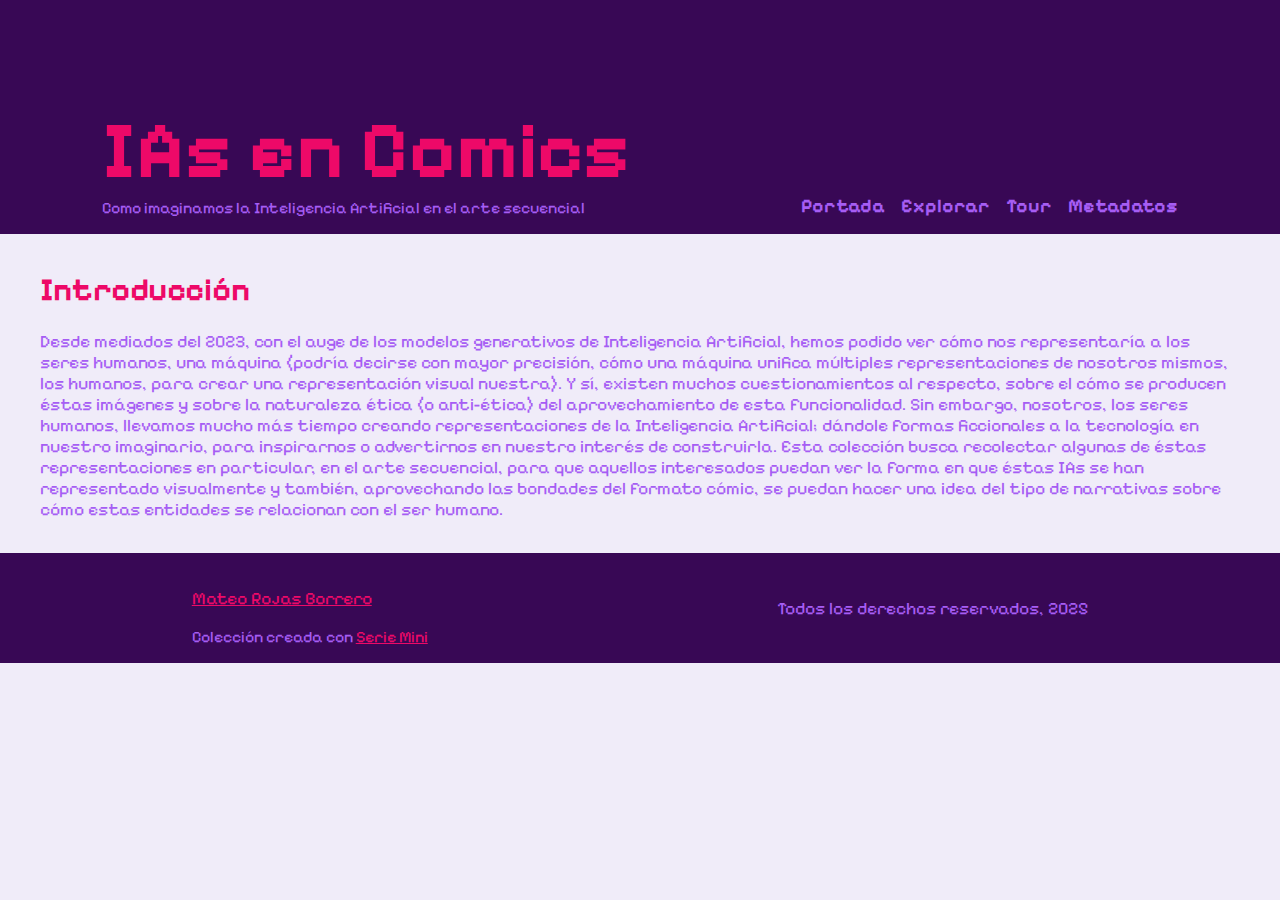
<file: docs/index.html>
<!doctype html>
<html lang="en">
	<head>
		<meta charset="utf-8" />
		<link rel="icon" href="./favicon.png" />
		<meta name="viewport" content="width=device-width, initial-scale=1" />
		
		<link href="./_app/immutable/assets/0.Dvhq0i2H.css" rel="stylesheet">
		<link href="./_app/immutable/assets/Footer.Cfpjqbox.css" rel="stylesheet">
		<link rel="modulepreload" href="./_app/immutable/entry/start.DIDop2nn.js">
		<link rel="modulepreload" href="./_app/immutable/chunks/entry.DyClFrrI.js">
		<link rel="modulepreload" href="./_app/immutable/chunks/scheduler.CrsDffe0.js">
		<link rel="modulepreload" href="./_app/immutable/chunks/paths.CQl_Tpfj.js">
		<link rel="modulepreload" href="./_app/immutable/entry/app.D5oGETJ0.js">
		<link rel="modulepreload" href="./_app/immutable/chunks/preload-helper.D6kgxu3v.js">
		<link rel="modulepreload" href="./_app/immutable/chunks/index.DSWBlzAv.js">
		<link rel="modulepreload" href="./_app/immutable/nodes/0.DJgZXBPo.js">
		<link rel="modulepreload" href="./_app/immutable/nodes/2.CJ2ZtCGo.js">
		<link rel="modulepreload" href="./_app/immutable/chunks/spread.CgU5AtxT.js">
		<link rel="modulepreload" href="./_app/immutable/chunks/Footer.BJjXtdu5.js"><!-- HEAD_svelte-cqbxww_START --><style data-svelte-h="svelte-1i2kge9">@import url('https://fonts.googleapis.com/css2?family=Pixelify+Sans:wght@400..700&display=swap');</style><!-- HEAD_svelte-cqbxww_END -->
	</head>
	<body data-sveltekit-preload-data="hover">
		<div style="display: contents">   <section class="general"><header class="main-header svelte-uloeko" style="background-image: none;"><div><h1 class="main-title svelte-uloeko" id="main-title"><a href="." class="svelte-uloeko">IAs en Comics</a></h1> <span class="main-subtitle">Como imaginamos la Inteligencia Artificial en el arte secuencial</span></div> <nav><ul class="menu-list no-select svelte-16pfn33"><li class="svelte-16pfn33"><a class="silent-link" href=".">Portada</a></li> <li class="svelte-16pfn33"><a class="silent-link" href="./pages#main-title">Explorar</a></li> <li class="svelte-16pfn33"><a class="silent-link" href="./tour#main-title">Tour</a></li> <li class="svelte-16pfn33"><a class="silent-link" href="./metadata#main-title">Metadatos</a></li></ul> </nav> </header> <section class="content-slot svelte-j23o33"><h1 data-svelte-h="svelte-1abvh0b">Introducción</h1> <p data-svelte-h="svelte-1bkbu7g">Desde mediados del 2023, con el auge de los modelos generativos de Inteligencia Artificial, hemos podido ver cómo nos representaría a los seres humanos, una máquina (podría decirse con mayor precisión, cómo una máquina unifica múltiples representaciones de nosotros mismos, los humanos, para crear una representación visual nuestra). Y sí, existen muchos cuestionamientos al respecto, sobre el cómo se producen éstas imágenes y sobre la naturaleza ética (o anti-ética) del aprovechamiento de esta funcionalidad. Sin embargo, nosotros, los seres humanos, llevamos mucho más tiempo creando representaciones de la Inteligencia Artificial; dándole formas ficcionales a la tecnología en nuestro imaginario, para inspirarnos o advertirnos en nuestro interés de construirla. Esta colección busca recolectar algunas de éstas representaciones en particular, en el arte secuencial, para que aquellos interesados puedan ver la forma en que éstas IAs se han representado visualmente y también, aprovechando las bondades del formato cómic, se puedan hacer una idea del tipo de narrativas sobre cómo estas entidades se relacionan con el ser humano.</p> </section> <footer class="main-footer svelte-qump35"><div><a href="./credits"><p>Mateo Rojas Borrero</p></a> <span data-svelte-h="svelte-1smeedi">Colección creada con <a href="https://github.com/srsergiorodriguez/serie-mini" target="_blank">Serie Mini</a></span></div> <div><p class="main-title no-select">Todos los derechos reservados, 2025</p> <div class="logos-container svelte-qump35"></div></div> </footer></section> 
			
			<script>
				{
					__sveltekit_rzkpmg = {
						base: new URL(".", location).pathname.slice(0, -1),
						assets: "/IAincomics"
					};

					const element = document.currentScript.parentElement;

					const data = [null,null];

					Promise.all([
						import("./_app/immutable/entry/start.DIDop2nn.js"),
						import("./_app/immutable/entry/app.D5oGETJ0.js")
					]).then(([kit, app]) => {
						kit.start(app, element, {
							node_ids: [0, 2],
							data,
							form: null,
							error: null
						});
					});
				}
			</script>
		</div>
	</body>
</html>
</file>
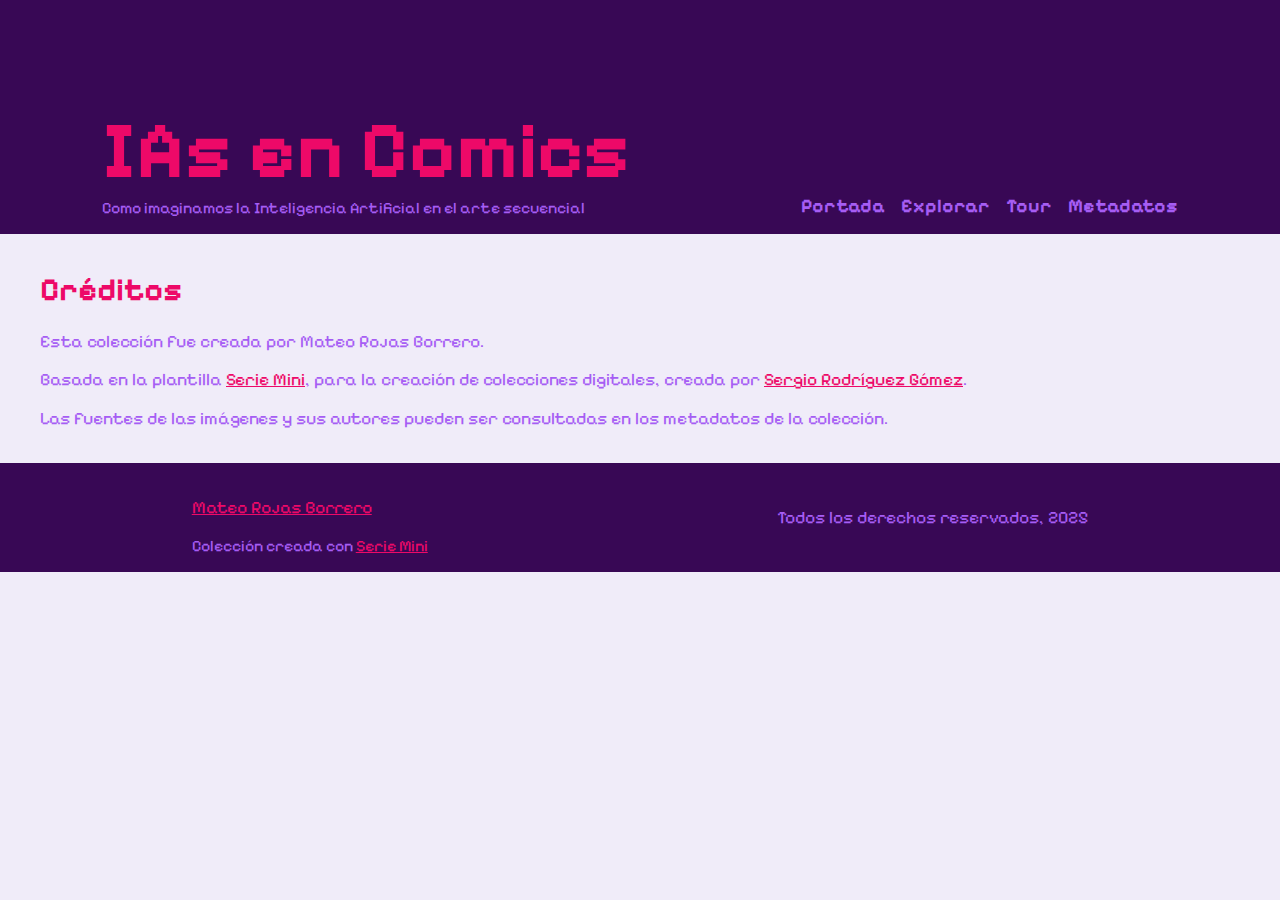
<file: docs/credits.html>
<!doctype html>
<html lang="en">
	<head>
		<meta charset="utf-8" />
		<link rel="icon" href="./favicon.png" />
		<meta name="viewport" content="width=device-width, initial-scale=1" />
		
		<link href="./_app/immutable/assets/0.Dvhq0i2H.css" rel="stylesheet">
		<link href="./_app/immutable/assets/Footer.Cfpjqbox.css" rel="stylesheet">
		<link rel="modulepreload" href="./_app/immutable/entry/start.DIDop2nn.js">
		<link rel="modulepreload" href="./_app/immutable/chunks/entry.DyClFrrI.js">
		<link rel="modulepreload" href="./_app/immutable/chunks/scheduler.CrsDffe0.js">
		<link rel="modulepreload" href="./_app/immutable/chunks/paths.CQl_Tpfj.js">
		<link rel="modulepreload" href="./_app/immutable/entry/app.D5oGETJ0.js">
		<link rel="modulepreload" href="./_app/immutable/chunks/preload-helper.D6kgxu3v.js">
		<link rel="modulepreload" href="./_app/immutable/chunks/index.DSWBlzAv.js">
		<link rel="modulepreload" href="./_app/immutable/nodes/0.DJgZXBPo.js">
		<link rel="modulepreload" href="./_app/immutable/nodes/3.DT-ck2-n.js">
		<link rel="modulepreload" href="./_app/immutable/chunks/spread.CgU5AtxT.js">
		<link rel="modulepreload" href="./_app/immutable/chunks/Page.B2_XBAUl.js">
		<link rel="modulepreload" href="./_app/immutable/chunks/Footer.BJjXtdu5.js"><!-- HEAD_svelte-cqbxww_START --><style data-svelte-h="svelte-1i2kge9">@import url('https://fonts.googleapis.com/css2?family=Pixelify+Sans:wght@400..700&display=swap');</style><!-- HEAD_svelte-cqbxww_END -->
	</head>
	<body data-sveltekit-preload-data="hover">
		<div style="display: contents">   <section class="general"><header class="main-header svelte-uloeko" style="background-image: none;"><div><h1 class="main-title svelte-uloeko" id="main-title"><a href="." class="svelte-uloeko">IAs en Comics</a></h1> <span class="main-subtitle">Como imaginamos la Inteligencia Artificial en el arte secuencial</span></div> <nav><ul class="menu-list no-select svelte-16pfn33"><li class="svelte-16pfn33"><a class="silent-link" href=".">Portada</a></li> <li class="svelte-16pfn33"><a class="silent-link" href="./pages#main-title">Explorar</a></li> <li class="svelte-16pfn33"><a class="silent-link" href="./tour#main-title">Tour</a></li> <li class="svelte-16pfn33"><a class="silent-link" href="./metadata#main-title">Metadatos</a></li></ul> </nav> </header> <section class="content-slot svelte-j23o33"><h1 data-svelte-h="svelte-1f6djpb">Créditos</h1> <p data-svelte-h="svelte-18v7gr3">Esta colección fue creada por Mateo Rojas Borrero.</p> <p data-svelte-h="svelte-3thp10">Basada en la plantilla <a href="https://github.com/srsergiorodriguez/serie-mini" rel="nofollow">Serie Mini</a>, para la creación de colecciones digitales, creada por <a href="https://srsergiorodriguez.github.io/" rel="nofollow">Sergio Rodríguez Gómez</a>.</p> <p data-svelte-h="svelte-1n5687f">Las fuentes de las imágenes y sus autores pueden ser consultadas en los metadatos de la colección.</p> </section> <footer class="main-footer svelte-qump35"><div><a href="./credits"><p>Mateo Rojas Borrero</p></a> <span data-svelte-h="svelte-1smeedi">Colección creada con <a href="https://github.com/srsergiorodriguez/serie-mini" target="_blank">Serie Mini</a></span></div> <div><p class="main-title no-select">Todos los derechos reservados, 2025</p> <div class="logos-container svelte-qump35"></div></div> </footer></section> 
			
			<script>
				{
					__sveltekit_rzkpmg = {
						base: new URL(".", location).pathname.slice(0, -1),
						assets: "/IAincomics"
					};

					const element = document.currentScript.parentElement;

					const data = [null,null];

					Promise.all([
						import("./_app/immutable/entry/start.DIDop2nn.js"),
						import("./_app/immutable/entry/app.D5oGETJ0.js")
					]).then(([kit, app]) => {
						kit.start(app, element, {
							node_ids: [0, 3],
							data,
							form: null,
							error: null
						});
					});
				}
			</script>
		</div>
	</body>
</html>
</file>
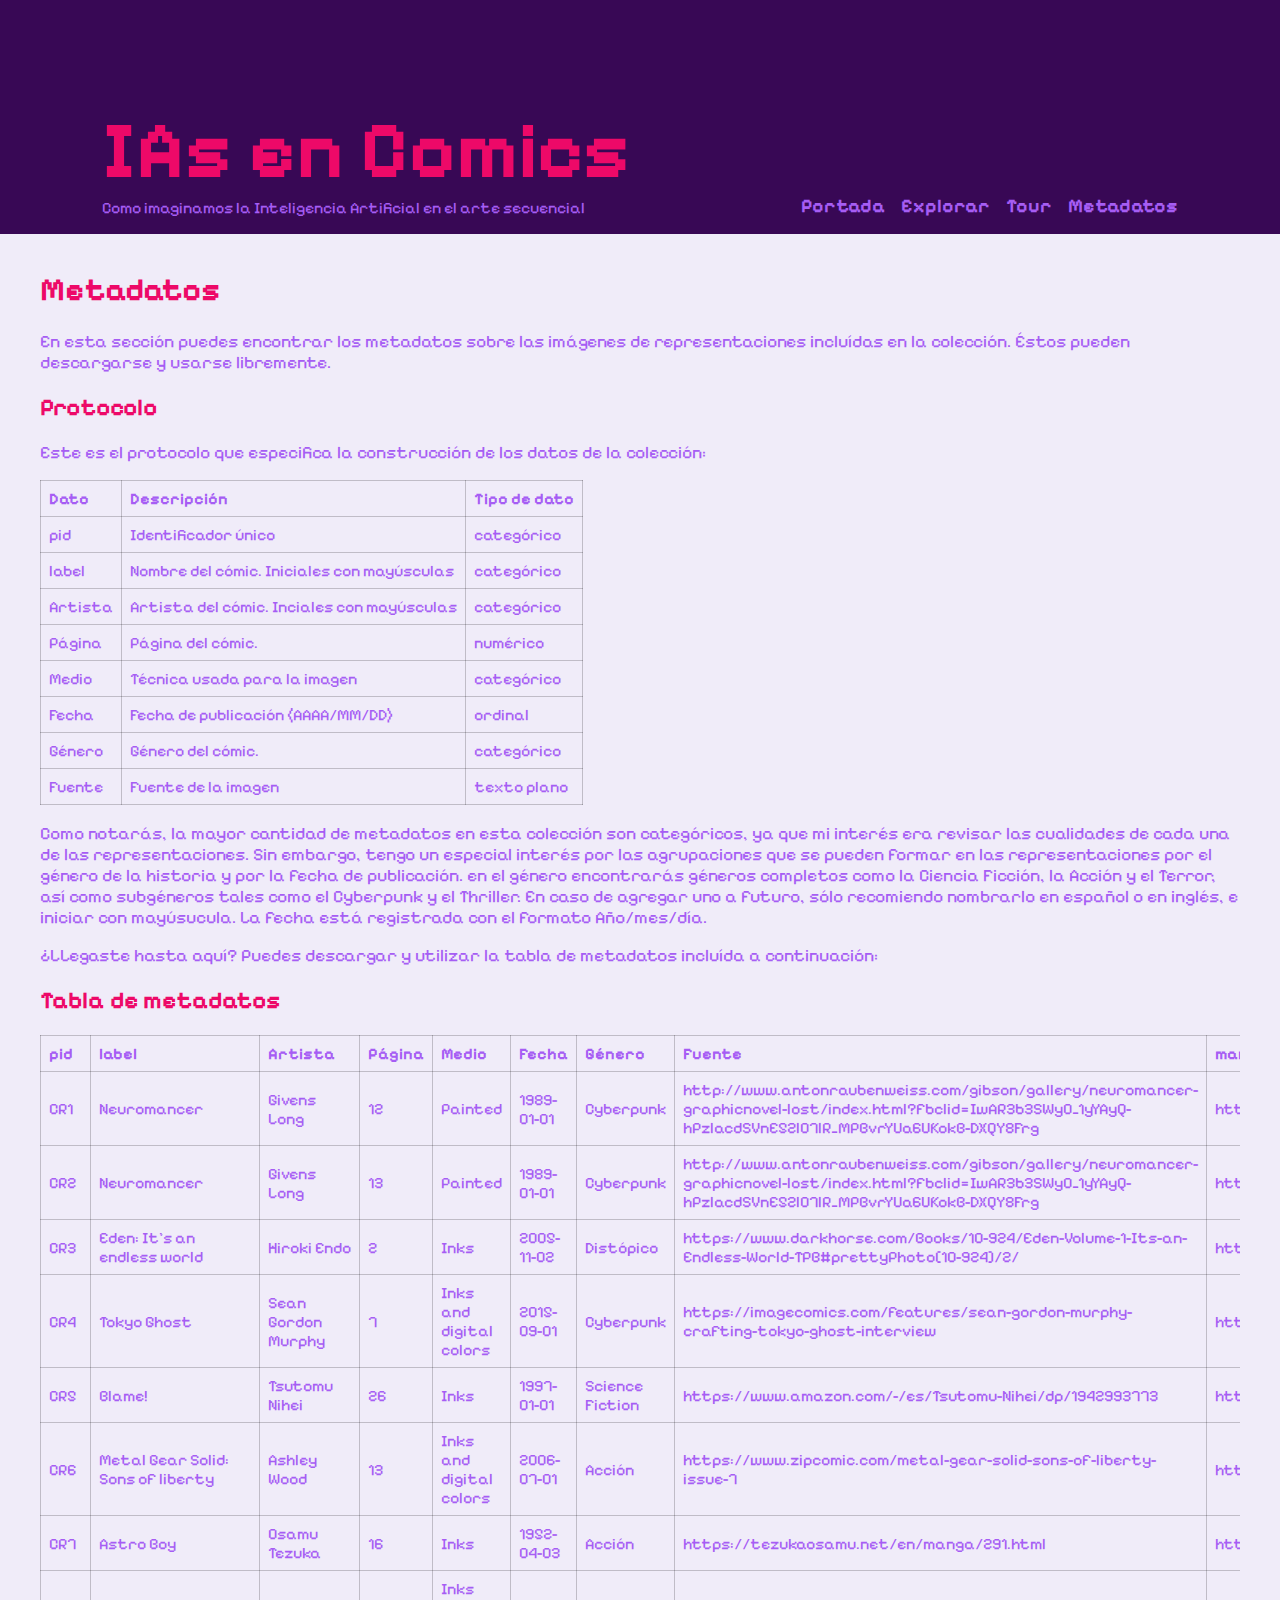
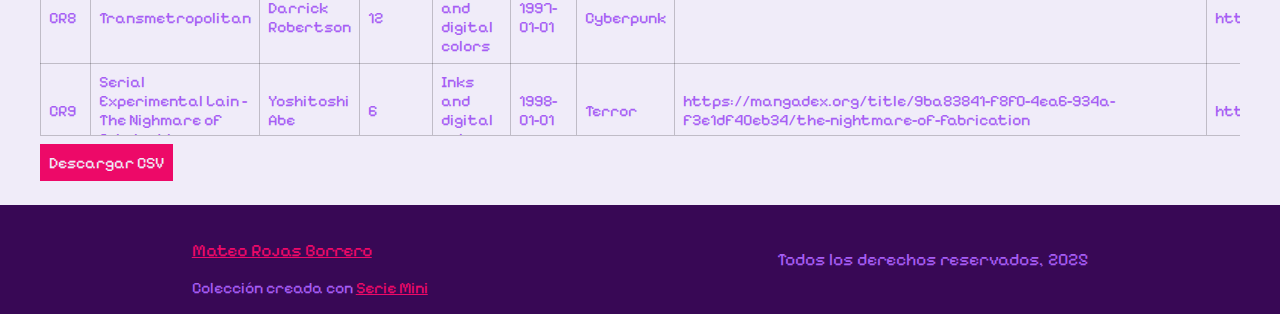
<file: docs/metadata.html>
<!doctype html>
<html lang="en">
	<head>
		<meta charset="utf-8" />
		<link rel="icon" href="./favicon.png" />
		<meta name="viewport" content="width=device-width, initial-scale=1" />
		
		<link href="./_app/immutable/assets/0.Dvhq0i2H.css" rel="stylesheet">
		<link href="./_app/immutable/assets/4.CqnkhQU1.css" rel="stylesheet">
		<link href="./_app/immutable/assets/Footer.Cfpjqbox.css" rel="stylesheet">
		<link rel="modulepreload" href="./_app/immutable/entry/start.DIDop2nn.js">
		<link rel="modulepreload" href="./_app/immutable/chunks/entry.DyClFrrI.js">
		<link rel="modulepreload" href="./_app/immutable/chunks/scheduler.CrsDffe0.js">
		<link rel="modulepreload" href="./_app/immutable/chunks/paths.CQl_Tpfj.js">
		<link rel="modulepreload" href="./_app/immutable/entry/app.D5oGETJ0.js">
		<link rel="modulepreload" href="./_app/immutable/chunks/preload-helper.D6kgxu3v.js">
		<link rel="modulepreload" href="./_app/immutable/chunks/index.DSWBlzAv.js">
		<link rel="modulepreload" href="./_app/immutable/nodes/0.DJgZXBPo.js">
		<link rel="modulepreload" href="./_app/immutable/nodes/4.h5LlxdGq.js">
		<link rel="modulepreload" href="./_app/immutable/chunks/spread.CgU5AtxT.js">
		<link rel="modulepreload" href="./_app/immutable/chunks/Page.B2_XBAUl.js">
		<link rel="modulepreload" href="./_app/immutable/chunks/Footer.BJjXtdu5.js">
		<link rel="modulepreload" href="./_app/immutable/chunks/metadata.C2rmlnKv.js"><!-- HEAD_svelte-cqbxww_START --><style data-svelte-h="svelte-1i2kge9">@import url('https://fonts.googleapis.com/css2?family=Pixelify+Sans:wght@400..700&display=swap');</style><!-- HEAD_svelte-cqbxww_END -->
	</head>
	<body data-sveltekit-preload-data="hover">
		<div style="display: contents">   <section class="general"><header class="main-header svelte-uloeko" style="background-image: none;"><div><h1 class="main-title svelte-uloeko" id="main-title"><a href="." class="svelte-uloeko">IAs en Comics</a></h1> <span class="main-subtitle">Como imaginamos la Inteligencia Artificial en el arte secuencial</span></div> <nav><ul class="menu-list no-select svelte-16pfn33"><li class="svelte-16pfn33"><a class="silent-link" href=".">Portada</a></li> <li class="svelte-16pfn33"><a class="silent-link" href="./pages#main-title">Explorar</a></li> <li class="svelte-16pfn33"><a class="silent-link" href="./tour#main-title">Tour</a></li> <li class="svelte-16pfn33"><a class="silent-link" href="./metadata#main-title">Metadatos</a></li></ul> </nav> </header> <section class="content-slot svelte-j23o33"><h1 data-svelte-h="svelte-rtrtq6">Metadatos</h1> <p data-svelte-h="svelte-1trhld4">En esta sección puedes encontrar los metadatos sobre las imágenes de representaciones incluídas en la colección. Éstos pueden descargarse y usarse libremente.</p> <h2 data-svelte-h="svelte-1oups7d">Protocolo</h2> <p data-svelte-h="svelte-19wuz58">Este es el protocolo que especifica la construcción de los datos de la colección:</p> <table data-svelte-h="svelte-zn35"><thead><tr><th>Dato</th> <th>Descripción</th> <th>Tipo de dato</th></tr></thead> <tbody><tr><td>pid</td> <td>Identificador único</td> <td>categórico</td></tr> <tr><td>label</td> <td>Nombre del cómic. Iniciales con mayúsculas</td> <td>categórico</td></tr> <tr><td>Artista</td> <td>Artista del cómic. Inciales con mayúsculas</td> <td>categórico</td></tr> <tr><td>Página</td> <td>Página del cómic.</td> <td>numérico</td></tr> <tr><td>Medio</td> <td>Técnica usada para la imagen</td> <td>categórico</td></tr> <tr><td>Fecha</td> <td>Fecha de publicación (AAAA/MM/DD)</td> <td>ordinal</td></tr> <tr><td>Género</td> <td>Género del cómic.</td> <td>categórico</td></tr> <tr><td>Fuente</td> <td>Fuente de la imagen</td> <td>texto plano</td></tr></tbody></table> <p data-svelte-h="svelte-ld1pi">Como notarás, la mayor cantidad de metadatos en esta colección son categóricos, ya que mi interés era revisar las cualidades de cada una de las representaciones. Sin embargo, tengo un especial interés por las agrupaciones que se pueden formar en las representaciones por el género de la historia y por la fecha de publicación. en el género encontrarás géneros completos como la Ciencia Ficción, la Acción y el Terror, así como subgéneros tales como el Cyberpunk y el Thriller. En caso de agregar uno a futuro, sólo recomiendo nombrarlo en español o en inglés, e iniciar con mayúsucula. La fecha está registrada con el formato Año/mes/día.</p> <p data-svelte-h="svelte-rynv7t">¿LLegaste hasta aquí? Puedes descargar y utilizar la tabla de metadatos incluída a continuación:</p> <h2>Tabla de metadatos</h2> <div class="metadata-table-container svelte-1akrh8d"><table class="metadata-table"><tr><th>pid</th><th>label</th><th>Artista</th><th>Página</th><th>Medio</th><th>Fecha</th><th>Género</th><th>Fuente</th><th>manifest</th></tr> <tr><td>CR1</td><td>Neuromancer</td><td>Givens Long</td><td>12</td><td>Painted</td><td>1989-01-01</td><td>Cyberpunk</td><td>http://www.antonraubenweiss.com/gibson/gallery/neuromancer-graphicnovel-lost/index.html?fbclid=IwAR3b3SWy0_1yYAyQ-hPzlacdSVnE52l07lR_MPBvrYUa6UKokB-DXQY8Frg</td><td>https://mateomemate.github.io/IAincomics/iiif/CR1/manifest/manifest.json</td> </tr><tr><td>CR2</td><td>Neuromancer</td><td>Givens Long</td><td>13</td><td>Painted</td><td>1989-01-01</td><td>Cyberpunk</td><td>http://www.antonraubenweiss.com/gibson/gallery/neuromancer-graphicnovel-lost/index.html?fbclid=IwAR3b3SWy0_1yYAyQ-hPzlacdSVnE52l07lR_MPBvrYUa6UKokB-DXQY8Frg</td><td>https://mateomemate.github.io/IAincomics/iiif/CR2/manifest/manifest.json</td> </tr><tr><td>CR3</td><td>Eden: It's an endless world</td><td>Hiroki Endo</td><td>2</td><td>Inks</td><td>2005-11-02</td><td>Distópico</td><td>https://www.darkhorse.com/Books/10-924/Eden-Volume-1-Its-an-Endless-World-TPB#prettyPhoto[10-924]/2/</td><td>https://mateomemate.github.io/IAincomics/iiif/CR3/manifest/manifest.json</td> </tr><tr><td>CR4</td><td>Tokyo Ghost</td><td>Sean Gordon Murphy</td><td>7</td><td>Inks and digital colors</td><td>2015-09-01</td><td>Cyberpunk</td><td>https://imagecomics.com/features/sean-gordon-murphy-crafting-tokyo-ghost-interview</td><td>https://mateomemate.github.io/IAincomics/iiif/CR4/manifest/manifest.json</td> </tr><tr><td>CR5</td><td>Blame!</td><td>Tsutomu Nihei</td><td>26</td><td>Inks</td><td>1997-01-01</td><td>Science Fiction</td><td>https://www.amazon.com/-/es/Tsutomu-Nihei/dp/1942993773</td><td>https://mateomemate.github.io/IAincomics/iiif/CR5/manifest/manifest.json</td> </tr><tr><td>CR6</td><td>Metal Gear Solid: Sons of liberty</td><td>Ashley Wood</td><td>13</td><td>Inks and digital colors</td><td>2006-07-01</td><td>Acción</td><td>https://www.zipcomic.com/metal-gear-solid-sons-of-liberty-issue-7</td><td>https://mateomemate.github.io/IAincomics/iiif/CR6/manifest/manifest.json</td> </tr><tr><td>CR7</td><td>Astro Boy</td><td>Osamu Tezuka</td><td>16</td><td>Inks</td><td>1952-04-03</td><td>Acción</td><td>https://tezukaosamu.net/en/manga/291.html</td><td>https://mateomemate.github.io/IAincomics/iiif/CR7/manifest/manifest.json</td> </tr><tr><td>CR8</td><td>Transmetropolitan</td><td>Darrick Robertson</td><td>12</td><td>Inks and digital colors</td><td>1997-01-01</td><td>Cyberpunk</td><td></td><td>https://mateomemate.github.io/IAincomics/iiif/CR8/manifest/manifest.json</td> </tr><tr><td>CR9</td><td>Serial Experimental Lain - The Nighmare of fabrication</td><td>Yoshitoshi Abe</td><td>6</td><td>Inks and digital colors</td><td>1998-01-01</td><td>Terror</td><td>https://mangadex.org/title/9ba83841-f8f0-4ea6-934a-f3e1df40eb34/the-nightmare-of-fabrication</td><td>https://mateomemate.github.io/IAincomics/iiif/CR9/manifest/manifest.json</td> </tr><tr><td>CR10</td><td>Real Account</td><td>Shizumu Watanabe</td><td>22</td><td>Inks</td><td>2013-02-01</td><td>Thriller</td><td>https://mangadex.org/title/d374c0e7-3927-49f6-83b2-357d6676ee4e/real-account</td><td>https://mateomemate.github.io/IAincomics/iiif/CR10/manifest/manifest.json</td> </tr></table></div> <div class="button-container"><button class="default-button">Descargar CSV</button> </div> </section> <footer class="main-footer svelte-qump35"><div><a href="./credits"><p>Mateo Rojas Borrero</p></a> <span data-svelte-h="svelte-1smeedi">Colección creada con <a href="https://github.com/srsergiorodriguez/serie-mini" target="_blank">Serie Mini</a></span></div> <div><p class="main-title no-select">Todos los derechos reservados, 2025</p> <div class="logos-container svelte-qump35"></div></div> </footer></section> 
			
			<script>
				{
					__sveltekit_rzkpmg = {
						base: new URL(".", location).pathname.slice(0, -1),
						assets: "/IAincomics"
					};

					const element = document.currentScript.parentElement;

					const data = [null,null];

					Promise.all([
						import("./_app/immutable/entry/start.DIDop2nn.js"),
						import("./_app/immutable/entry/app.D5oGETJ0.js")
					]).then(([kit, app]) => {
						kit.start(app, element, {
							node_ids: [0, 4],
							data,
							form: null,
							error: null
						});
					});
				}
			</script>
		</div>
	</body>
</html>
</file>
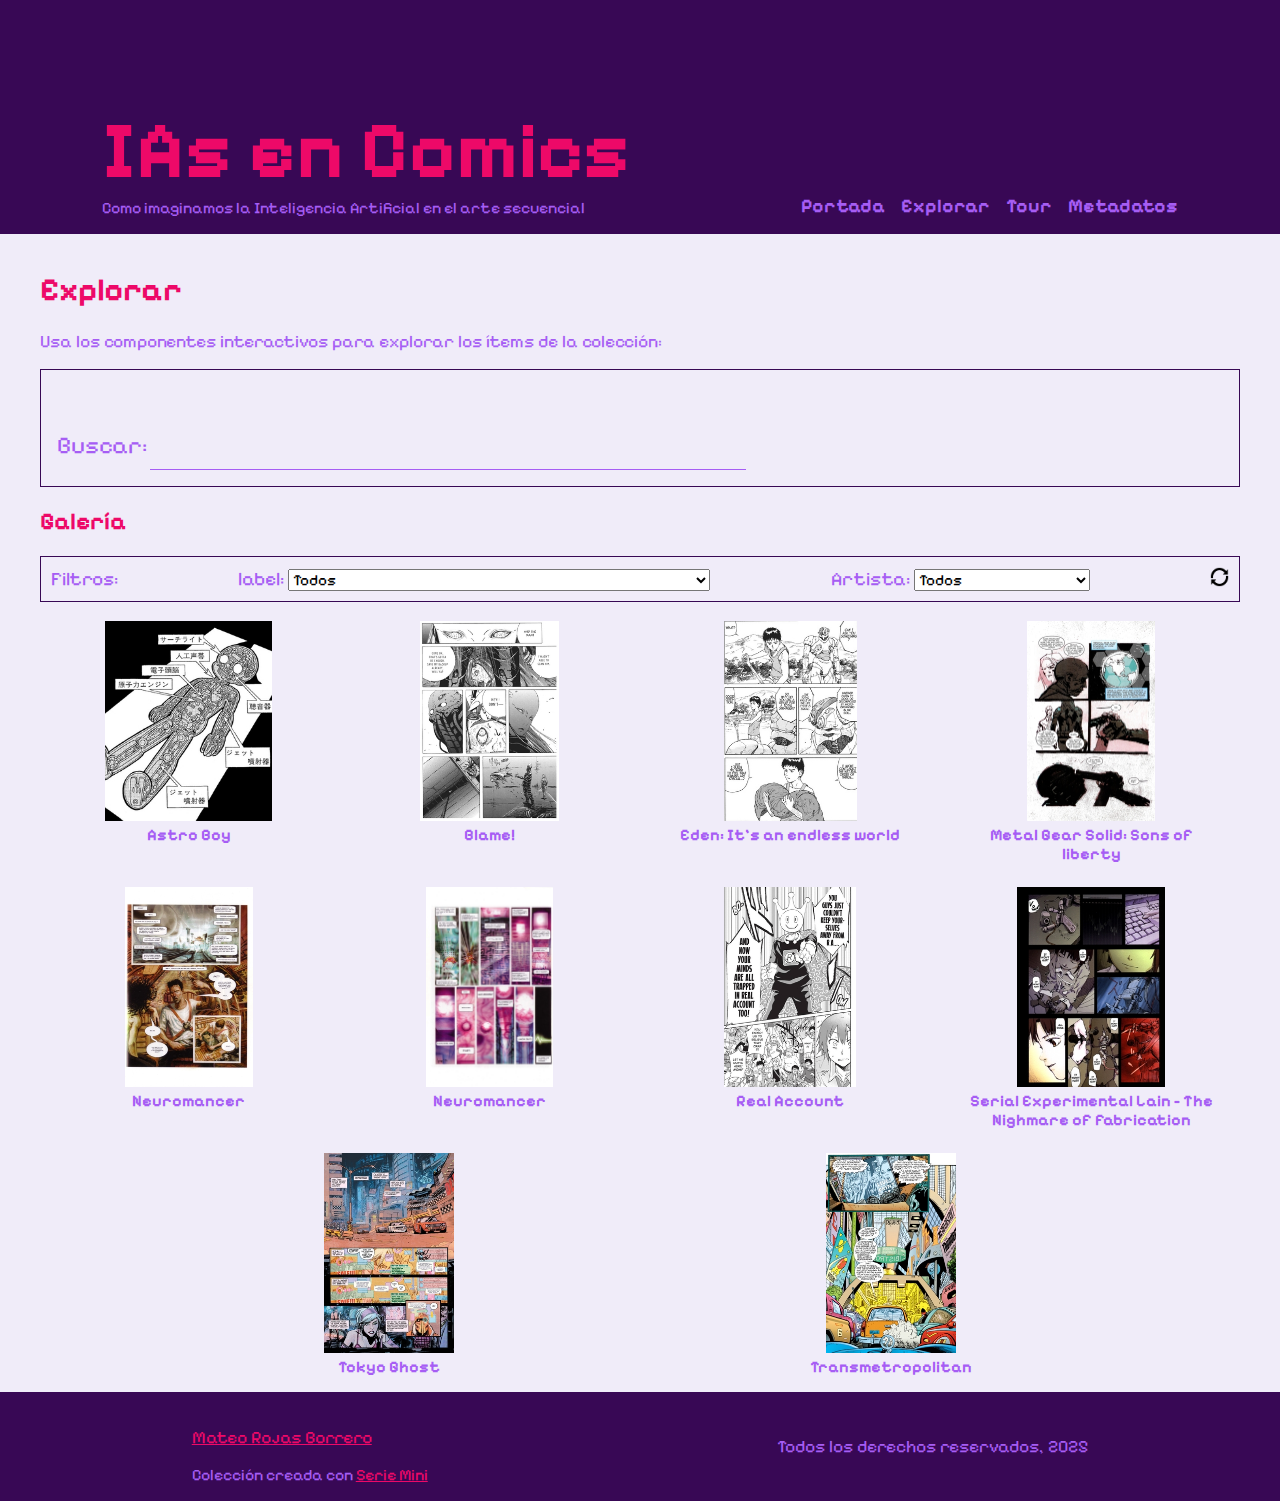
<file: docs/pages.html>
<!doctype html>
<html lang="en">
	<head>
		<meta charset="utf-8" />
		<link rel="icon" href="./favicon.png" />
		<meta name="viewport" content="width=device-width, initial-scale=1" />
		
		<link href="./_app/immutable/assets/0.Dvhq0i2H.css" rel="stylesheet">
		<link href="./_app/immutable/assets/5.Br3cKwP4.css" rel="stylesheet">
		<link href="./_app/immutable/assets/Footer.Cfpjqbox.css" rel="stylesheet">
		<link rel="modulepreload" href="./_app/immutable/entry/start.DIDop2nn.js">
		<link rel="modulepreload" href="./_app/immutable/chunks/entry.DyClFrrI.js">
		<link rel="modulepreload" href="./_app/immutable/chunks/scheduler.CrsDffe0.js">
		<link rel="modulepreload" href="./_app/immutable/chunks/paths.CQl_Tpfj.js">
		<link rel="modulepreload" href="./_app/immutable/entry/app.D5oGETJ0.js">
		<link rel="modulepreload" href="./_app/immutable/chunks/preload-helper.D6kgxu3v.js">
		<link rel="modulepreload" href="./_app/immutable/chunks/index.DSWBlzAv.js">
		<link rel="modulepreload" href="./_app/immutable/nodes/0.DJgZXBPo.js">
		<link rel="modulepreload" href="./_app/immutable/nodes/5.DKYjrLIv.js">
		<link rel="modulepreload" href="./_app/immutable/chunks/metadata.C2rmlnKv.js">
		<link rel="modulepreload" href="./_app/immutable/chunks/spread.CgU5AtxT.js">
		<link rel="modulepreload" href="./_app/immutable/chunks/Page.B2_XBAUl.js">
		<link rel="modulepreload" href="./_app/immutable/chunks/Footer.BJjXtdu5.js">
		<link rel="modulepreload" href="./_app/immutable/chunks/_commonjsHelpers.Cpj98o6Y.js">
		<link rel="modulepreload" href="./_app/immutable/chunks/index.B3vy_Lio.js">
		<link rel="modulepreload" href="./_app/immutable/chunks/helpers.C8goa5Ji.js"><!-- HEAD_svelte-cqbxww_START --><style data-svelte-h="svelte-1i2kge9">@import url('https://fonts.googleapis.com/css2?family=Pixelify+Sans:wght@400..700&display=swap');</style><!-- HEAD_svelte-cqbxww_END -->
	</head>
	<body data-sveltekit-preload-data="hover">
		<div style="display: contents">   <section class="general"><header class="main-header svelte-uloeko" style="background-image: none;"><div><h1 class="main-title svelte-uloeko" id="main-title"><a href="." class="svelte-uloeko">IAs en Comics</a></h1> <span class="main-subtitle">Como imaginamos la Inteligencia Artificial en el arte secuencial</span></div> <nav><ul class="menu-list no-select svelte-16pfn33"><li class="svelte-16pfn33"><a class="silent-link" href=".">Portada</a></li> <li class="svelte-16pfn33"><a class="silent-link" href="./pages#main-title">Explorar</a></li> <li class="svelte-16pfn33"><a class="silent-link" href="./tour#main-title">Tour</a></li> <li class="svelte-16pfn33"><a class="silent-link" href="./metadata#main-title">Metadatos</a></li></ul> </nav> </header> <section class="content-slot svelte-j23o33"><h1 data-svelte-h="svelte-fwlx97">Explorar</h1> <p data-svelte-h="svelte-1wx62lb">Usa los componentes interactivos para explorar los ítems de la colección:</p> <div class="search-bar-container svelte-b4fu9l"><label for="search-bar-m90hqt4iagqvcu3864" class="svelte-b4fu9l">Buscar:</label> <input class="search-bar svelte-b4fu9l" id="search-bar-m90hqt4iagqvcu3864" name="search-bar-m90hqt4iagqvcu3864" placeholder="" type="text">  </div> <h2>Galería</h2> <div class="filter-container no-select svelte-122u8oj">Filtros:
  <div><span>label:</span> <select id="selectorFilter_label_0" class="selector-filter svelte-122u8oj"><option value="" selected>Todos</option><option value="Astro Boy">Astro Boy</option><option value="Blame!">Blame!</option><option value="Eden: It's an endless world">Eden: It's an endless world</option><option value="Metal Gear Solid: Sons of liberty">Metal Gear Solid: Sons of liberty</option><option value="Neuromancer">Neuromancer</option><option value="Real Account">Real Account</option><option value="Serial Experimental Lain - The Nighmare of fabrication">Serial Experimental Lain - The Nighmare of fabrication</option><option value="Tokyo Ghost">Tokyo Ghost</option><option value="Transmetropolitan">Transmetropolitan</option></select> </div><div><span>Artista:</span> <select id="selectorFilter_Artista_1" class="selector-filter svelte-122u8oj"><option value="" selected>Todos</option><option value="Ashley Wood">Ashley Wood</option><option value="Darrick Robertson">Darrick Robertson</option><option value="Givens Long">Givens Long</option><option value="Hiroki Endo">Hiroki Endo</option><option value="Osamu Tezuka">Osamu Tezuka</option><option value="Sean Gordon Murphy">Sean Gordon Murphy</option><option value="Shizumu Watanabe">Shizumu Watanabe</option><option value="Tsutomu Nihei">Tsutomu Nihei</option><option value="Yoshitoshi Abe">Yoshitoshi Abe</option></select> </div> <button class="reset-button" data-svelte-h="svelte-ujund3"><img src="./icons/reset.png" alt="reset"></button> </div>  <div class="preview-gallery svelte-hz1t61"><div class="preview-item svelte-hz1t61"><a href="./pages/CR7"><img src="./iiif/CR7/0/full/256,/0/default.jpg" alt="Astro Boy" class="svelte-hz1t61"></a> <a class="silent-link" href="./pages/CR7">Astro Boy</a> </div><div class="preview-item svelte-hz1t61"><a href="./pages/CR5"><img src="./iiif/CR5/0/full/256,/0/default.jpg" alt="Blame!" class="svelte-hz1t61"></a> <a class="silent-link" href="./pages/CR5">Blame!</a> </div><div class="preview-item svelte-hz1t61"><a href="./pages/CR3"><img src="./iiif/CR3/0/full/256,/0/default.jpg" alt="Eden: It's an endless world" class="svelte-hz1t61"></a> <a class="silent-link" href="./pages/CR3">Eden: It's an endless world</a> </div><div class="preview-item svelte-hz1t61"><a href="./pages/CR6"><img src="./iiif/CR6/0/full/256,/0/default.jpg" alt="Metal Gear Solid: Sons of liberty" class="svelte-hz1t61"></a> <a class="silent-link" href="./pages/CR6">Metal Gear Solid: Sons of liberty</a> </div><div class="preview-item svelte-hz1t61"><a href="./pages/CR1"><img src="./iiif/CR1/0/full/256,/0/default.jpg" alt="Neuromancer" class="svelte-hz1t61"></a> <a class="silent-link" href="./pages/CR1">Neuromancer</a> </div><div class="preview-item svelte-hz1t61"><a href="./pages/CR2"><img src="./iiif/CR2/0/full/256,/0/default.jpg" alt="Neuromancer" class="svelte-hz1t61"></a> <a class="silent-link" href="./pages/CR2">Neuromancer</a> </div><div class="preview-item svelte-hz1t61"><a href="./pages/CR10"><img src="./iiif/CR10/0/full/256,/0/default.jpg" alt="Real Account" class="svelte-hz1t61"></a> <a class="silent-link" href="./pages/CR10">Real Account</a> </div><div class="preview-item svelte-hz1t61"><a href="./pages/CR9"><img src="./iiif/CR9/0/full/256,/0/default.jpg" alt="Serial Experimental Lain - The Nighmare of fabrication" class="svelte-hz1t61"></a> <a class="silent-link" href="./pages/CR9">Serial Experimental Lain - The Nighmare of fabrication</a> </div><div class="preview-item svelte-hz1t61"><a href="./pages/CR4"><img src="./iiif/CR4/0/full/256,/0/default.jpg" alt="Tokyo Ghost" class="svelte-hz1t61"></a> <a class="silent-link" href="./pages/CR4">Tokyo Ghost</a> </div><div class="preview-item svelte-hz1t61"><a href="./pages/CR8"><img src="./iiif/CR8/0/full/256,/0/default.jpg" alt="Transmetropolitan" class="svelte-hz1t61"></a> <a class="silent-link" href="./pages/CR8">Transmetropolitan</a> </div></div>  </section> <footer class="main-footer svelte-qump35"><div><a href="./credits"><p>Mateo Rojas Borrero</p></a> <span data-svelte-h="svelte-1smeedi">Colección creada con <a href="https://github.com/srsergiorodriguez/serie-mini" target="_blank">Serie Mini</a></span></div> <div><p class="main-title no-select">Todos los derechos reservados, 2025</p> <div class="logos-container svelte-qump35"></div></div> </footer></section> 
			
			<script>
				{
					__sveltekit_rzkpmg = {
						base: new URL(".", location).pathname.slice(0, -1),
						assets: "/IAincomics"
					};

					const element = document.currentScript.parentElement;

					const data = [null,null];

					Promise.all([
						import("./_app/immutable/entry/start.DIDop2nn.js"),
						import("./_app/immutable/entry/app.D5oGETJ0.js")
					]).then(([kit, app]) => {
						kit.start(app, element, {
							node_ids: [0, 5],
							data,
							form: null,
							error: null
						});
					});
				}
			</script>
		</div>
	</body>
</html>
</file>
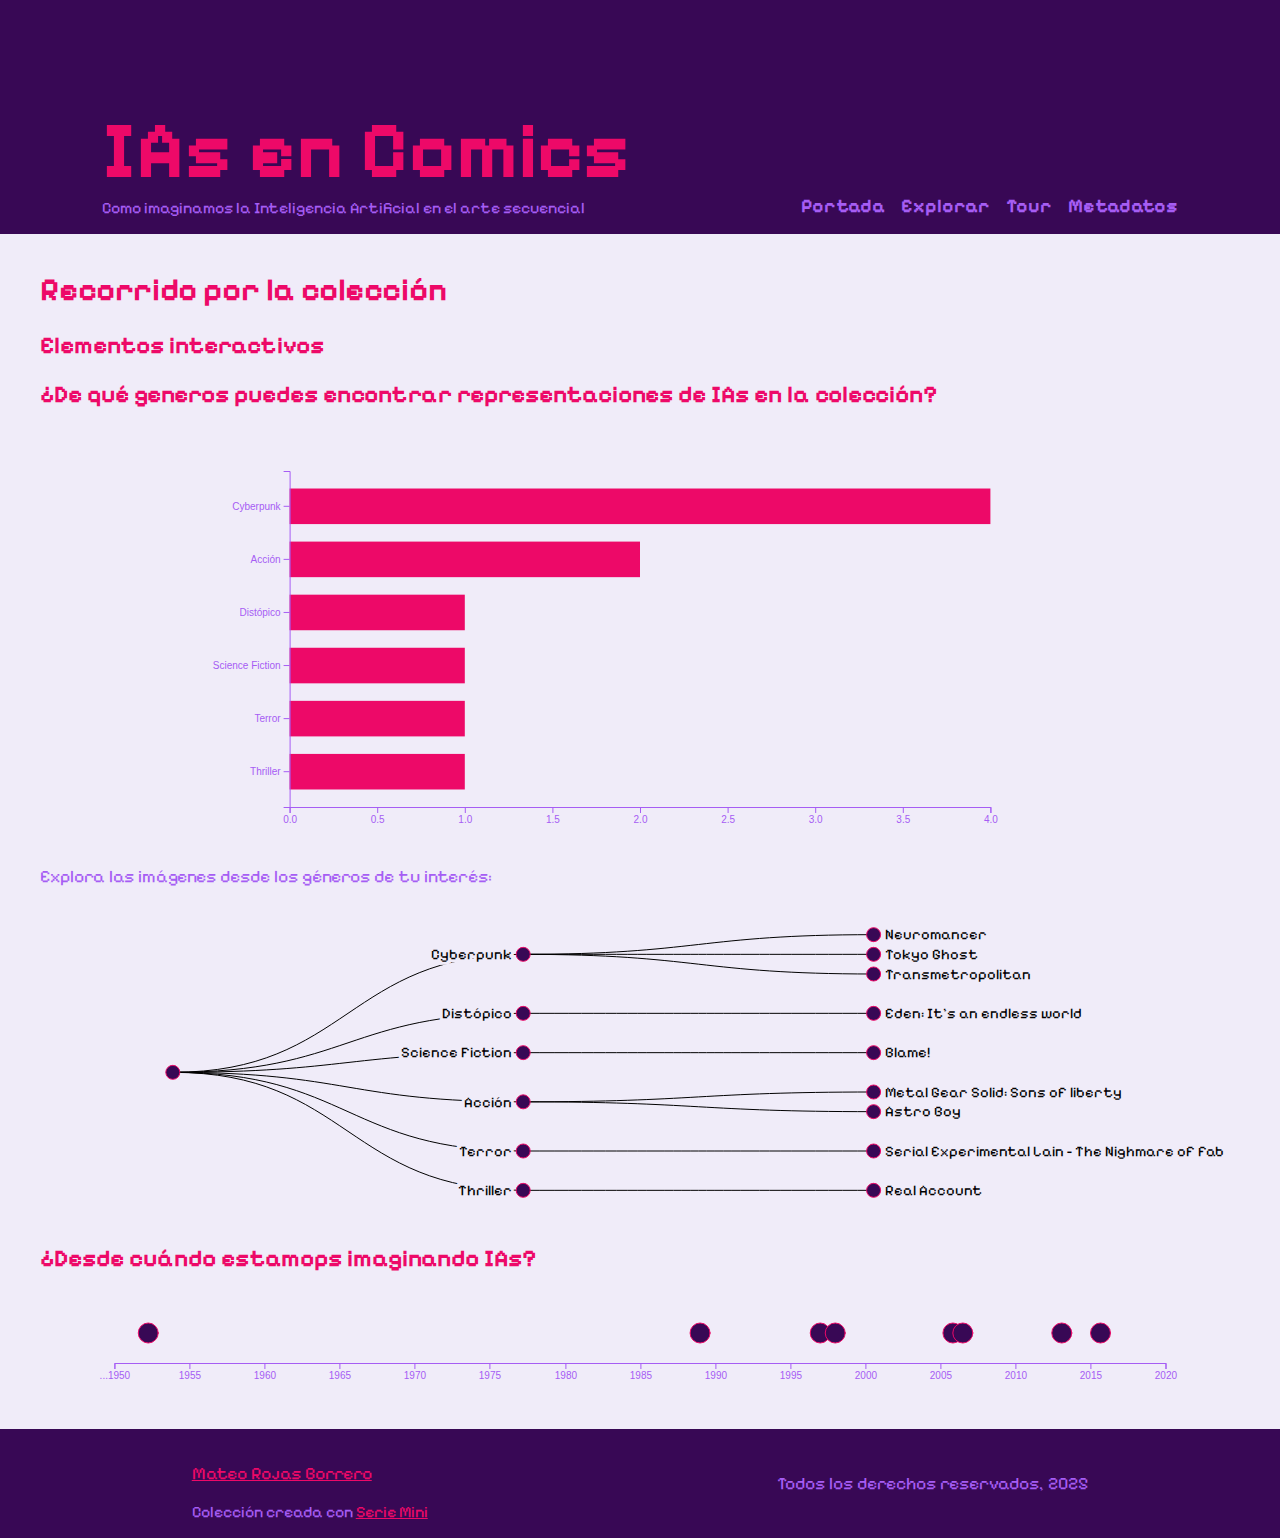
<file: docs/tour.html>
<!doctype html>
<html lang="en">
	<head>
		<meta charset="utf-8" />
		<link rel="icon" href="./favicon.png" />
		<meta name="viewport" content="width=device-width, initial-scale=1" />
		
		<link href="./_app/immutable/assets/0.Dvhq0i2H.css" rel="stylesheet">
		<link href="./_app/immutable/assets/7.BHWY-Fk2.css" rel="stylesheet">
		<link href="./_app/immutable/assets/Footer.Cfpjqbox.css" rel="stylesheet">
		<link rel="modulepreload" href="./_app/immutable/entry/start.DIDop2nn.js">
		<link rel="modulepreload" href="./_app/immutable/chunks/entry.DyClFrrI.js">
		<link rel="modulepreload" href="./_app/immutable/chunks/scheduler.CrsDffe0.js">
		<link rel="modulepreload" href="./_app/immutable/chunks/paths.CQl_Tpfj.js">
		<link rel="modulepreload" href="./_app/immutable/entry/app.D5oGETJ0.js">
		<link rel="modulepreload" href="./_app/immutable/chunks/preload-helper.D6kgxu3v.js">
		<link rel="modulepreload" href="./_app/immutable/chunks/index.DSWBlzAv.js">
		<link rel="modulepreload" href="./_app/immutable/nodes/0.DJgZXBPo.js">
		<link rel="modulepreload" href="./_app/immutable/nodes/7.D7UEllFv.js">
		<link rel="modulepreload" href="./_app/immutable/chunks/spread.CgU5AtxT.js">
		<link rel="modulepreload" href="./_app/immutable/chunks/Page.B2_XBAUl.js">
		<link rel="modulepreload" href="./_app/immutable/chunks/Footer.BJjXtdu5.js">
		<link rel="modulepreload" href="./_app/immutable/chunks/metadata.C2rmlnKv.js">
		<link rel="modulepreload" href="./_app/immutable/chunks/index.B3vy_Lio.js"><!-- HEAD_svelte-cqbxww_START --><style data-svelte-h="svelte-1i2kge9">@import url('https://fonts.googleapis.com/css2?family=Pixelify+Sans:wght@400..700&display=swap');</style><!-- HEAD_svelte-cqbxww_END -->
	</head>
	<body data-sveltekit-preload-data="hover">
		<div style="display: contents">   <section class="general"><header class="main-header svelte-uloeko" style="background-image: none;"><div><h1 class="main-title svelte-uloeko" id="main-title"><a href="." class="svelte-uloeko">IAs en Comics</a></h1> <span class="main-subtitle">Como imaginamos la Inteligencia Artificial en el arte secuencial</span></div> <nav><ul class="menu-list no-select svelte-16pfn33"><li class="svelte-16pfn33"><a class="silent-link" href=".">Portada</a></li> <li class="svelte-16pfn33"><a class="silent-link" href="./pages#main-title">Explorar</a></li> <li class="svelte-16pfn33"><a class="silent-link" href="./tour#main-title">Tour</a></li> <li class="svelte-16pfn33"><a class="silent-link" href="./metadata#main-title">Metadatos</a></li></ul> </nav> </header> <section class="content-slot svelte-j23o33"><h1 data-svelte-h="svelte-wi5f6y">Recorrido por la colección</h1> <h2 data-svelte-h="svelte-u25g9b">Elementos interactivos</h2> <h2 data-svelte-h="svelte-1svzx9w">¿De qué generos puedes encontrar representaciones de IAs en la colección?</h2>  <div class="viz-container svelte-y2v6ki" style="--height:420"><svg width="100%" class="svelte-y2v6ki"></svg> </div> <p data-svelte-h="svelte-168675s">Explora las imágenes desde los géneros de tu interés:</p>  <div class="viz-container svelte-18nu962" style="--height:315"><svg width="100%" class="svelte-18nu962"></svg>   </div> <h2 data-svelte-h="svelte-1g8ewgb">¿Desde cuándo estamops imaginando IAs?</h2>  <div class="timeline-container svelte-1rmrcxp"><svg width="100%" class="svelte-1rmrcxp"></svg>   </div> </section> <footer class="main-footer svelte-qump35"><div><a href="./credits"><p>Mateo Rojas Borrero</p></a> <span data-svelte-h="svelte-1smeedi">Colección creada con <a href="https://github.com/srsergiorodriguez/serie-mini" target="_blank">Serie Mini</a></span></div> <div><p class="main-title no-select">Todos los derechos reservados, 2025</p> <div class="logos-container svelte-qump35"></div></div> </footer></section> 
			
			<script>
				{
					__sveltekit_rzkpmg = {
						base: new URL(".", location).pathname.slice(0, -1),
						assets: "/IAincomics"
					};

					const element = document.currentScript.parentElement;

					const data = [null,null];

					Promise.all([
						import("./_app/immutable/entry/start.DIDop2nn.js"),
						import("./_app/immutable/entry/app.D5oGETJ0.js")
					]).then(([kit, app]) => {
						kit.start(app, element, {
							node_ids: [0, 7],
							data,
							form: null,
							error: null
						});
					});
				}
			</script>
		</div>
	</body>
</html>
</file>
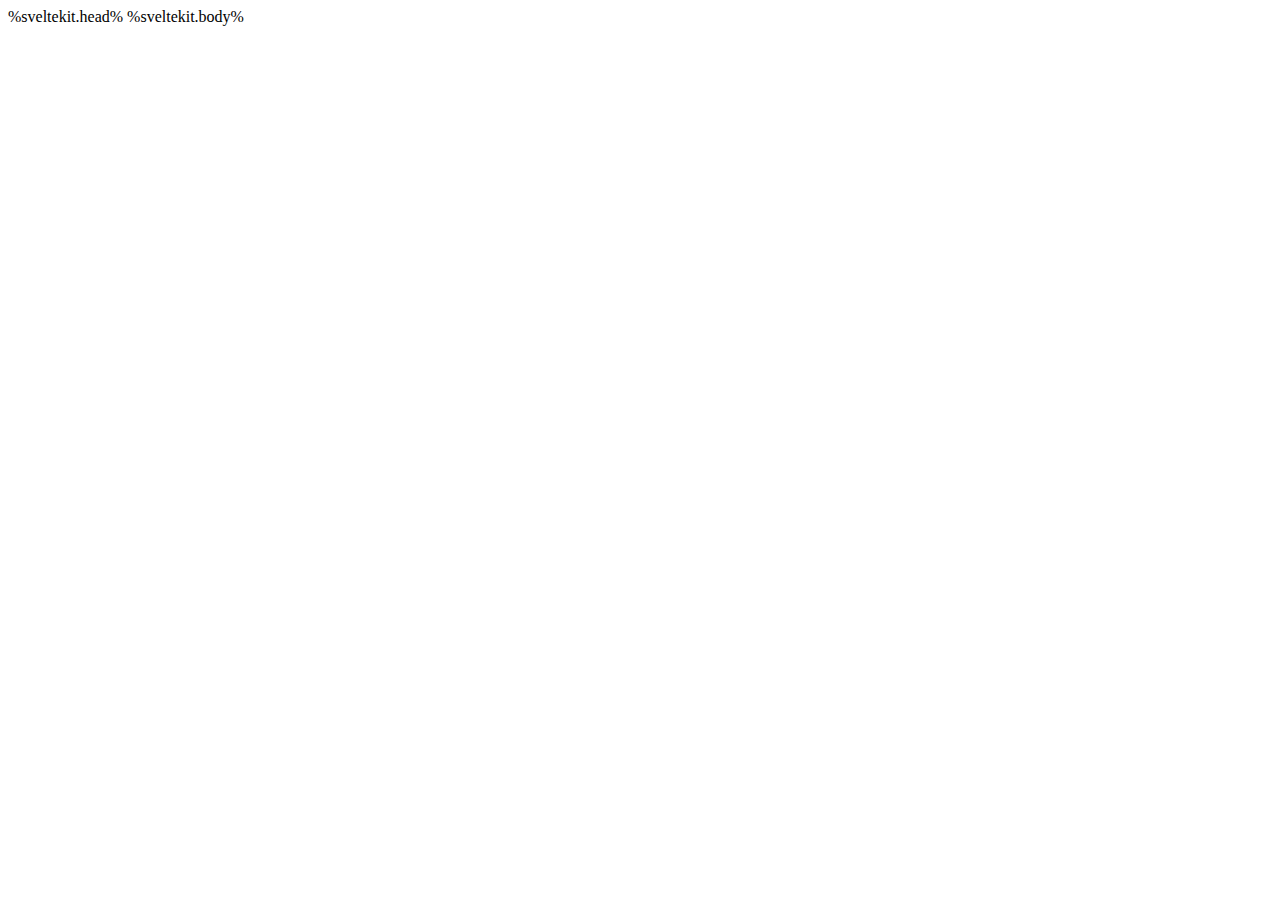
<file: src/app.html>
<!doctype html>
<html lang="en">
	<head>
		<meta charset="utf-8" />
		<link rel="icon" href="%sveltekit.assets%/favicon.png" />
		<meta name="viewport" content="width=device-width, initial-scale=1" />
		%sveltekit.head%
	</head>
	<body data-sveltekit-preload-data="hover">
		<div style="display: contents">%sveltekit.body%</div>
	</body>
</html>
</file>
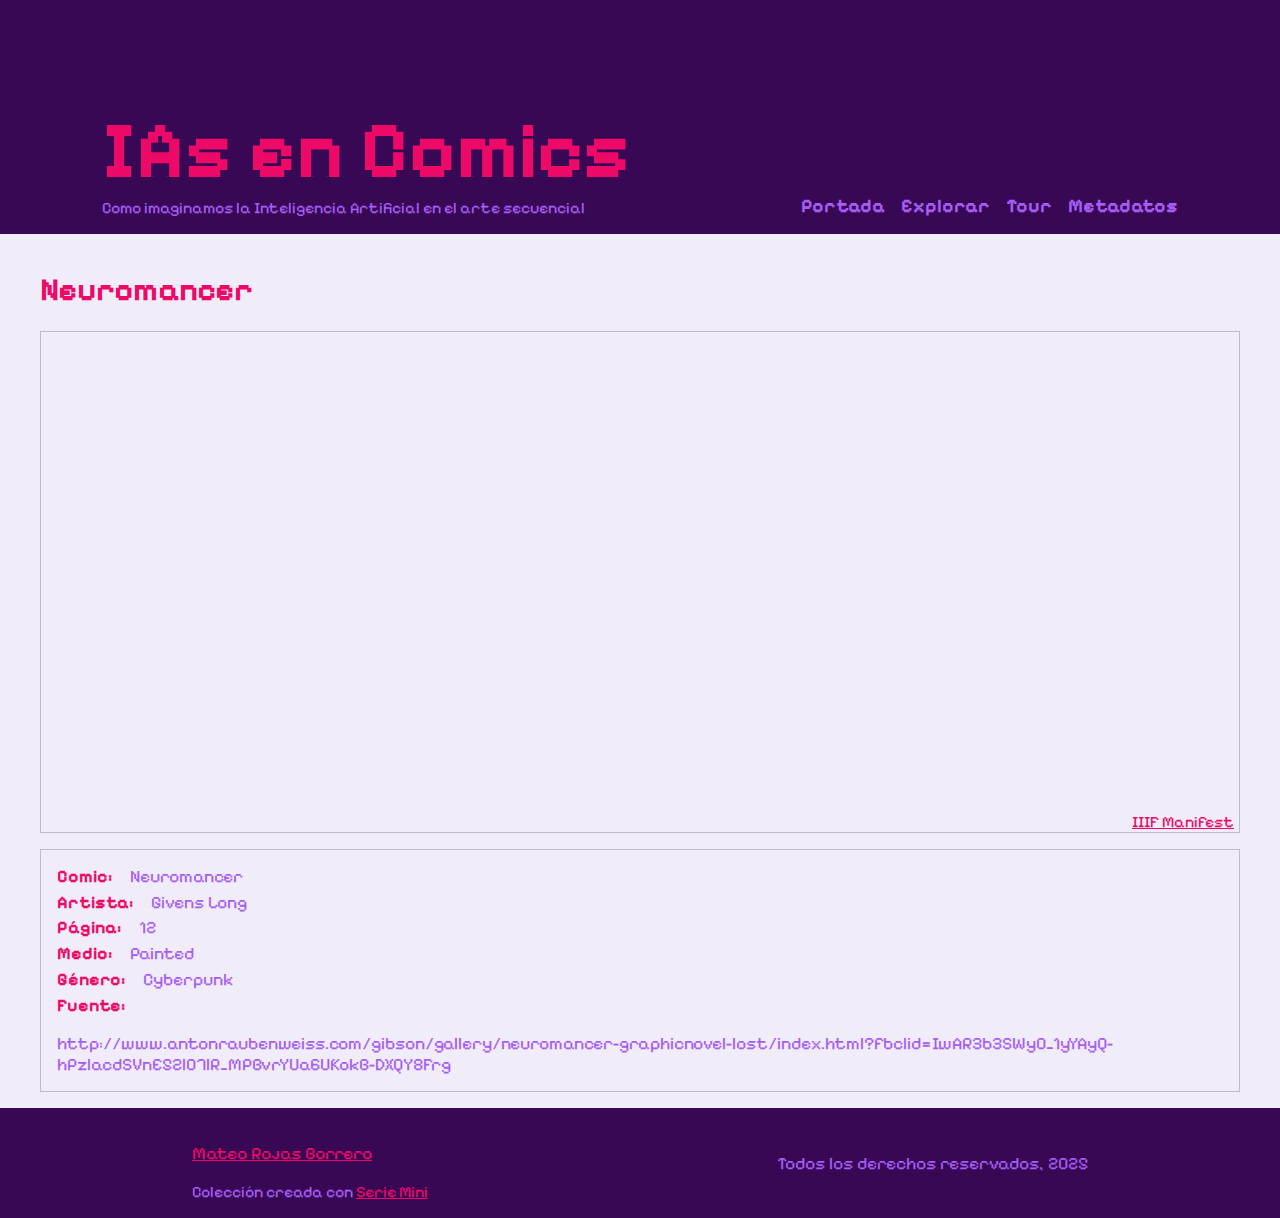
<file: docs/pages/CR1.html>
<!doctype html>
<html lang="en">
	<head>
		<meta charset="utf-8" />
		<link rel="icon" href="../favicon.png" />
		<meta name="viewport" content="width=device-width, initial-scale=1" />
		
		<link href="../_app/immutable/assets/0.Dvhq0i2H.css" rel="stylesheet">
		<link href="../_app/immutable/assets/6.DQo1wnhr.css" rel="stylesheet">
		<link href="../_app/immutable/assets/Footer.Cfpjqbox.css" rel="stylesheet">
		<link rel="modulepreload" href="../_app/immutable/entry/start.DIDop2nn.js">
		<link rel="modulepreload" href="../_app/immutable/chunks/entry.DyClFrrI.js">
		<link rel="modulepreload" href="../_app/immutable/chunks/scheduler.CrsDffe0.js">
		<link rel="modulepreload" href="../_app/immutable/chunks/paths.CQl_Tpfj.js">
		<link rel="modulepreload" href="../_app/immutable/entry/app.D5oGETJ0.js">
		<link rel="modulepreload" href="../_app/immutable/chunks/preload-helper.D6kgxu3v.js">
		<link rel="modulepreload" href="../_app/immutable/chunks/index.DSWBlzAv.js">
		<link rel="modulepreload" href="../_app/immutable/nodes/0.DJgZXBPo.js">
		<link rel="modulepreload" href="../_app/immutable/nodes/6.DjVQLzBA.js">
		<link rel="modulepreload" href="../_app/immutable/chunks/metadata.C2rmlnKv.js">
		<link rel="modulepreload" href="../_app/immutable/chunks/Page.B2_XBAUl.js">
		<link rel="modulepreload" href="../_app/immutable/chunks/Footer.BJjXtdu5.js">
		<link rel="modulepreload" href="../_app/immutable/chunks/helpers.C8goa5Ji.js"><title>Neuromancer - IAs en Comics</title><!-- HEAD_svelte-cqbxww_START --><style data-svelte-h="svelte-1i2kge9">@import url('https://fonts.googleapis.com/css2?family=Pixelify+Sans:wght@400..700&display=swap');</style><!-- HEAD_svelte-cqbxww_END --><!-- HEAD_svelte-1dkgvkw_START --><!-- HEAD_svelte-1dkgvkw_END -->
	</head>
	<body data-sveltekit-preload-data="hover">
		<div style="display: contents">    <section class="general"><header class="main-header svelte-uloeko" style="background-image: none;"><div><h1 class="main-title svelte-uloeko" id="main-title"><a href=".." class="svelte-uloeko">IAs en Comics</a></h1> <span class="main-subtitle">Como imaginamos la Inteligencia Artificial en el arte secuencial</span></div> <nav><ul class="menu-list no-select svelte-16pfn33"><li class="svelte-16pfn33"><a class="silent-link" href="..">Portada</a></li> <li class="svelte-16pfn33"><a class="silent-link" href="../pages#main-title">Explorar</a></li> <li class="svelte-16pfn33"><a class="silent-link" href="../tour#main-title">Tour</a></li> <li class="svelte-16pfn33"><a class="silent-link" href="../metadata#main-title">Metadatos</a></li></ul> </nav> </header> <section class="content-slot svelte-j23o33"><h1>Neuromancer</h1> <div class="viewer-container svelte-1wx3wfr"><div id="osd-container-m90hqtbz1iv9wzpskwk" class="osd-container svelte-1wx3wfr"></div> <div class="manifest-link svelte-1wx3wfr"><a href="https://mateomemate.github.io/IAincomics/iiif/CR1/manifest/manifest.json" target="_blank">IIIF Manifest</a></div> </div> <div class="metadata-card svelte-18ajzuo"><ul class="svelte-18ajzuo"><li class="metadata-item svelte-18ajzuo"><span class="metadata-key svelte-18ajzuo">Comic:</span><span>Neuromancer</span></li><li class="metadata-item svelte-18ajzuo"><span class="metadata-key svelte-18ajzuo">Artista:</span><span>Givens Long</span></li><li class="metadata-item svelte-18ajzuo"><span class="metadata-key svelte-18ajzuo">Página:</span><span>12</span></li><li class="metadata-item svelte-18ajzuo"><span class="metadata-key svelte-18ajzuo">Medio:</span><span>Painted</span></li><li class="metadata-item svelte-18ajzuo"><span class="metadata-key svelte-18ajzuo">Género:</span><span>Cyberpunk</span></li><li class="metadata-item svelte-18ajzuo"><span class="metadata-key svelte-18ajzuo">Fuente:</span><span>http://www.antonraubenweiss.com/gibson/gallery/neuromancer-graphicnovel-lost/index.html?fbclid=IwAR3b3SWy0_1yYAyQ-hPzlacdSVnE52l07lR_MPBvrYUa6UKokB-DXQY8Frg</span></li></ul> </div> </section> <footer class="main-footer svelte-qump35"><div><a href="../credits"><p>Mateo Rojas Borrero</p></a> <span data-svelte-h="svelte-1smeedi">Colección creada con <a href="https://github.com/srsergiorodriguez/serie-mini" target="_blank">Serie Mini</a></span></div> <div><p class="main-title no-select">Todos los derechos reservados, 2025</p> <div class="logos-container svelte-qump35"></div></div> </footer></section> 
			
			<script>
				{
					__sveltekit_rzkpmg = {
						base: new URL("..", location).pathname.slice(0, -1),
						assets: "/IAincomics"
					};

					const element = document.currentScript.parentElement;

					const data = [null,null];

					Promise.all([
						import("../_app/immutable/entry/start.DIDop2nn.js"),
						import("../_app/immutable/entry/app.D5oGETJ0.js")
					]).then(([kit, app]) => {
						kit.start(app, element, {
							node_ids: [0, 6],
							data,
							form: null,
							error: null
						});
					});
				}
			</script>
		</div>
	</body>
</html>
</file>
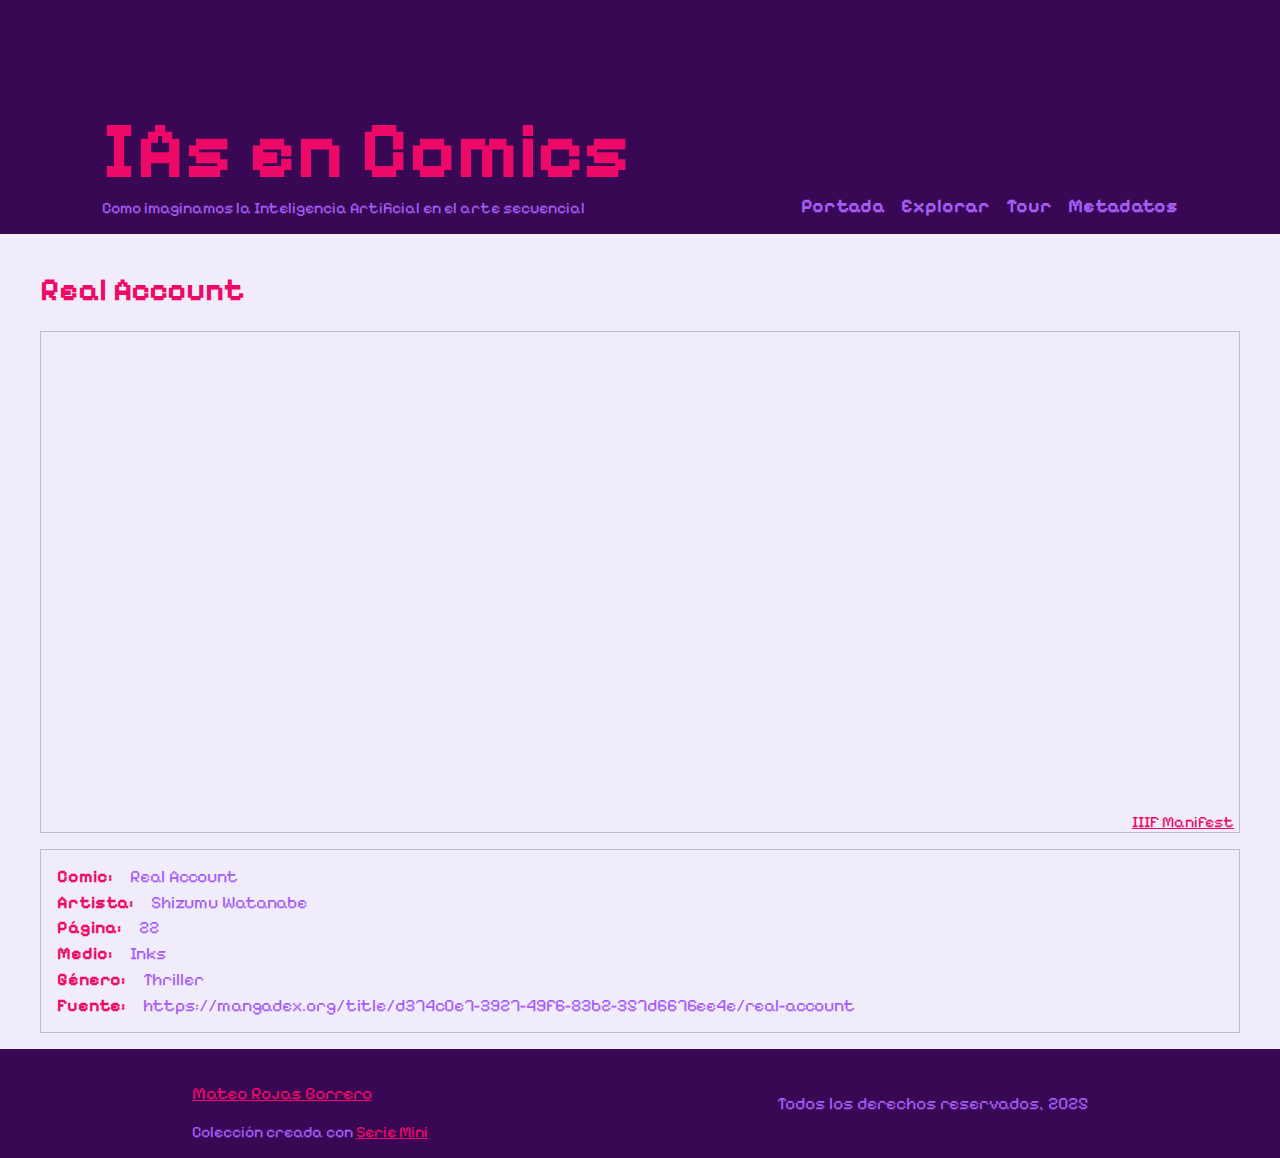
<file: docs/pages/CR10.html>
<!doctype html>
<html lang="en">
	<head>
		<meta charset="utf-8" />
		<link rel="icon" href="../favicon.png" />
		<meta name="viewport" content="width=device-width, initial-scale=1" />
		
		<link href="../_app/immutable/assets/0.Dvhq0i2H.css" rel="stylesheet">
		<link href="../_app/immutable/assets/6.DQo1wnhr.css" rel="stylesheet">
		<link href="../_app/immutable/assets/Footer.Cfpjqbox.css" rel="stylesheet">
		<link rel="modulepreload" href="../_app/immutable/entry/start.DIDop2nn.js">
		<link rel="modulepreload" href="../_app/immutable/chunks/entry.DyClFrrI.js">
		<link rel="modulepreload" href="../_app/immutable/chunks/scheduler.CrsDffe0.js">
		<link rel="modulepreload" href="../_app/immutable/chunks/paths.CQl_Tpfj.js">
		<link rel="modulepreload" href="../_app/immutable/entry/app.D5oGETJ0.js">
		<link rel="modulepreload" href="../_app/immutable/chunks/preload-helper.D6kgxu3v.js">
		<link rel="modulepreload" href="../_app/immutable/chunks/index.DSWBlzAv.js">
		<link rel="modulepreload" href="../_app/immutable/nodes/0.DJgZXBPo.js">
		<link rel="modulepreload" href="../_app/immutable/nodes/6.DjVQLzBA.js">
		<link rel="modulepreload" href="../_app/immutable/chunks/metadata.C2rmlnKv.js">
		<link rel="modulepreload" href="../_app/immutable/chunks/Page.B2_XBAUl.js">
		<link rel="modulepreload" href="../_app/immutable/chunks/Footer.BJjXtdu5.js">
		<link rel="modulepreload" href="../_app/immutable/chunks/helpers.C8goa5Ji.js"><title>Real Account - IAs en Comics</title><!-- HEAD_svelte-cqbxww_START --><style data-svelte-h="svelte-1i2kge9">@import url('https://fonts.googleapis.com/css2?family=Pixelify+Sans:wght@400..700&display=swap');</style><!-- HEAD_svelte-cqbxww_END --><!-- HEAD_svelte-1dkgvkw_START --><!-- HEAD_svelte-1dkgvkw_END -->
	</head>
	<body data-sveltekit-preload-data="hover">
		<div style="display: contents">    <section class="general"><header class="main-header svelte-uloeko" style="background-image: none;"><div><h1 class="main-title svelte-uloeko" id="main-title"><a href=".." class="svelte-uloeko">IAs en Comics</a></h1> <span class="main-subtitle">Como imaginamos la Inteligencia Artificial en el arte secuencial</span></div> <nav><ul class="menu-list no-select svelte-16pfn33"><li class="svelte-16pfn33"><a class="silent-link" href="..">Portada</a></li> <li class="svelte-16pfn33"><a class="silent-link" href="../pages#main-title">Explorar</a></li> <li class="svelte-16pfn33"><a class="silent-link" href="../tour#main-title">Tour</a></li> <li class="svelte-16pfn33"><a class="silent-link" href="../metadata#main-title">Metadatos</a></li></ul> </nav> </header> <section class="content-slot svelte-j23o33"><h1>Real Account</h1> <div class="viewer-container svelte-1wx3wfr"><div id="osd-container-m90hqtc2wl6irh8dqx" class="osd-container svelte-1wx3wfr"></div> <div class="manifest-link svelte-1wx3wfr"><a href="https://mateomemate.github.io/IAincomics/iiif/CR10/manifest/manifest.json" target="_blank">IIIF Manifest</a></div> </div> <div class="metadata-card svelte-18ajzuo"><ul class="svelte-18ajzuo"><li class="metadata-item svelte-18ajzuo"><span class="metadata-key svelte-18ajzuo">Comic:</span><span>Real Account</span></li><li class="metadata-item svelte-18ajzuo"><span class="metadata-key svelte-18ajzuo">Artista:</span><span>Shizumu Watanabe</span></li><li class="metadata-item svelte-18ajzuo"><span class="metadata-key svelte-18ajzuo">Página:</span><span>22</span></li><li class="metadata-item svelte-18ajzuo"><span class="metadata-key svelte-18ajzuo">Medio:</span><span>Inks</span></li><li class="metadata-item svelte-18ajzuo"><span class="metadata-key svelte-18ajzuo">Género:</span><span>Thriller</span></li><li class="metadata-item svelte-18ajzuo"><span class="metadata-key svelte-18ajzuo">Fuente:</span><span>https://mangadex.org/title/d374c0e7-3927-49f6-83b2-357d6676ee4e/real-account</span></li></ul> </div> </section> <footer class="main-footer svelte-qump35"><div><a href="../credits"><p>Mateo Rojas Borrero</p></a> <span data-svelte-h="svelte-1smeedi">Colección creada con <a href="https://github.com/srsergiorodriguez/serie-mini" target="_blank">Serie Mini</a></span></div> <div><p class="main-title no-select">Todos los derechos reservados, 2025</p> <div class="logos-container svelte-qump35"></div></div> </footer></section> 
			
			<script>
				{
					__sveltekit_rzkpmg = {
						base: new URL("..", location).pathname.slice(0, -1),
						assets: "/IAincomics"
					};

					const element = document.currentScript.parentElement;

					const data = [null,null];

					Promise.all([
						import("../_app/immutable/entry/start.DIDop2nn.js"),
						import("../_app/immutable/entry/app.D5oGETJ0.js")
					]).then(([kit, app]) => {
						kit.start(app, element, {
							node_ids: [0, 6],
							data,
							form: null,
							error: null
						});
					});
				}
			</script>
		</div>
	</body>
</html>
</file>
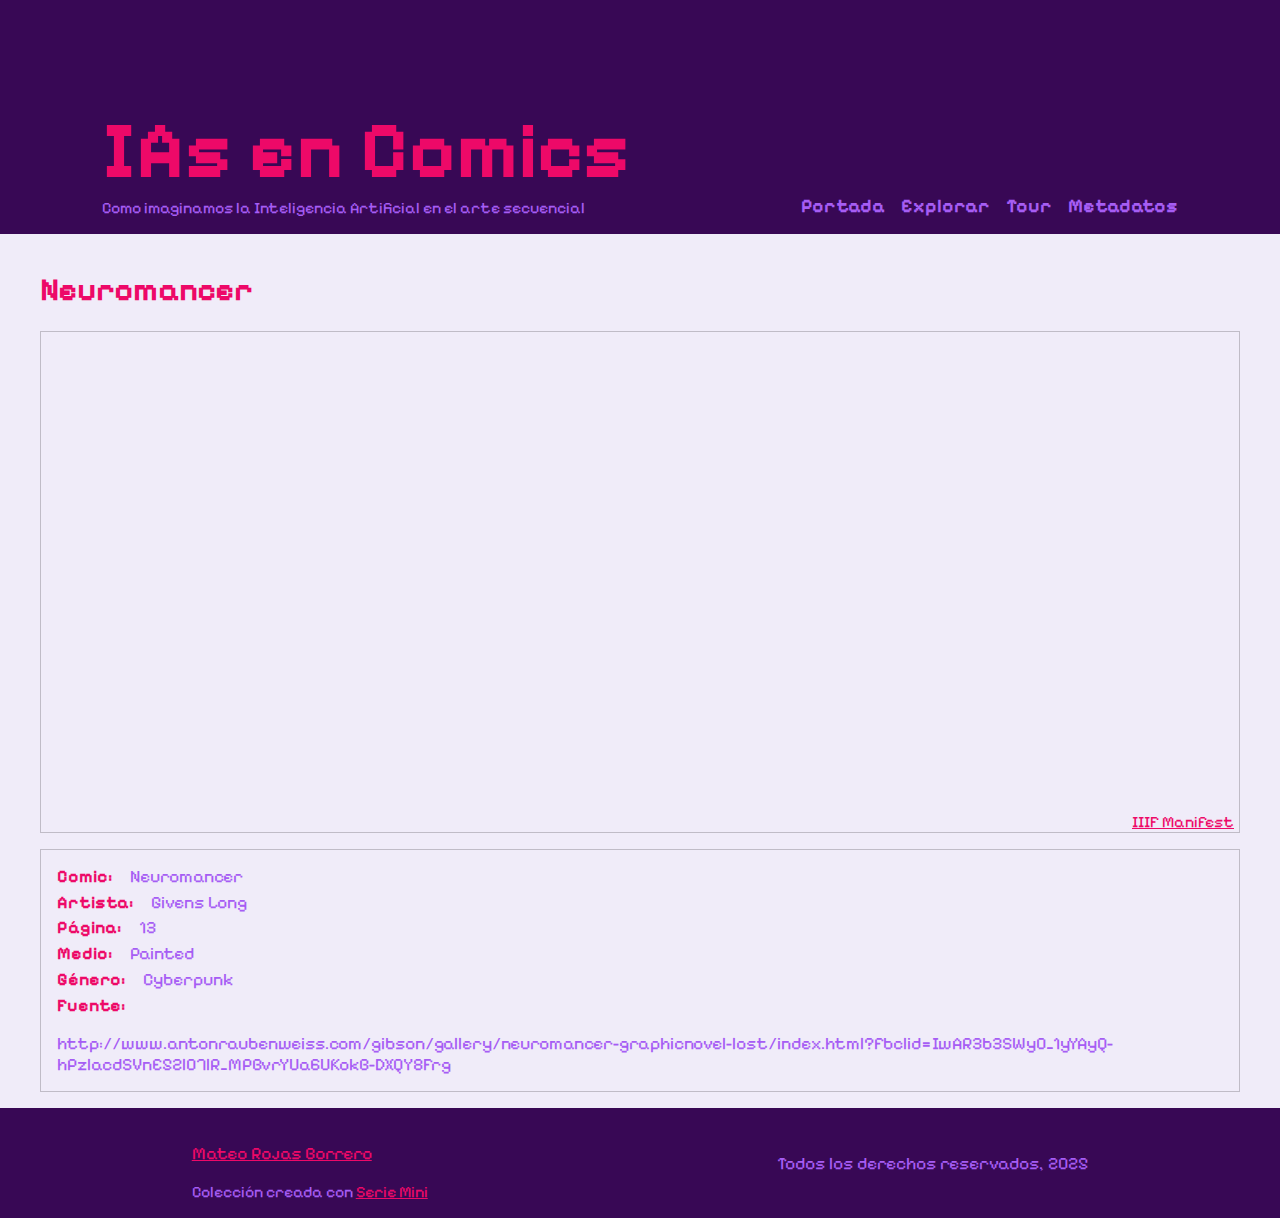
<file: docs/pages/CR2.html>
<!doctype html>
<html lang="en">
	<head>
		<meta charset="utf-8" />
		<link rel="icon" href="../favicon.png" />
		<meta name="viewport" content="width=device-width, initial-scale=1" />
		
		<link href="../_app/immutable/assets/0.Dvhq0i2H.css" rel="stylesheet">
		<link href="../_app/immutable/assets/6.DQo1wnhr.css" rel="stylesheet">
		<link href="../_app/immutable/assets/Footer.Cfpjqbox.css" rel="stylesheet">
		<link rel="modulepreload" href="../_app/immutable/entry/start.DIDop2nn.js">
		<link rel="modulepreload" href="../_app/immutable/chunks/entry.DyClFrrI.js">
		<link rel="modulepreload" href="../_app/immutable/chunks/scheduler.CrsDffe0.js">
		<link rel="modulepreload" href="../_app/immutable/chunks/paths.CQl_Tpfj.js">
		<link rel="modulepreload" href="../_app/immutable/entry/app.D5oGETJ0.js">
		<link rel="modulepreload" href="../_app/immutable/chunks/preload-helper.D6kgxu3v.js">
		<link rel="modulepreload" href="../_app/immutable/chunks/index.DSWBlzAv.js">
		<link rel="modulepreload" href="../_app/immutable/nodes/0.DJgZXBPo.js">
		<link rel="modulepreload" href="../_app/immutable/nodes/6.DjVQLzBA.js">
		<link rel="modulepreload" href="../_app/immutable/chunks/metadata.C2rmlnKv.js">
		<link rel="modulepreload" href="../_app/immutable/chunks/Page.B2_XBAUl.js">
		<link rel="modulepreload" href="../_app/immutable/chunks/Footer.BJjXtdu5.js">
		<link rel="modulepreload" href="../_app/immutable/chunks/helpers.C8goa5Ji.js"><title>Neuromancer - IAs en Comics</title><!-- HEAD_svelte-cqbxww_START --><style data-svelte-h="svelte-1i2kge9">@import url('https://fonts.googleapis.com/css2?family=Pixelify+Sans:wght@400..700&display=swap');</style><!-- HEAD_svelte-cqbxww_END --><!-- HEAD_svelte-1dkgvkw_START --><!-- HEAD_svelte-1dkgvkw_END -->
	</head>
	<body data-sveltekit-preload-data="hover">
		<div style="display: contents">    <section class="general"><header class="main-header svelte-uloeko" style="background-image: none;"><div><h1 class="main-title svelte-uloeko" id="main-title"><a href=".." class="svelte-uloeko">IAs en Comics</a></h1> <span class="main-subtitle">Como imaginamos la Inteligencia Artificial en el arte secuencial</span></div> <nav><ul class="menu-list no-select svelte-16pfn33"><li class="svelte-16pfn33"><a class="silent-link" href="..">Portada</a></li> <li class="svelte-16pfn33"><a class="silent-link" href="../pages#main-title">Explorar</a></li> <li class="svelte-16pfn33"><a class="silent-link" href="../tour#main-title">Tour</a></li> <li class="svelte-16pfn33"><a class="silent-link" href="../metadata#main-title">Metadatos</a></li></ul> </nav> </header> <section class="content-slot svelte-j23o33"><h1>Neuromancer</h1> <div class="viewer-container svelte-1wx3wfr"><div id="osd-container-m90hqtc1lng1qx797dh" class="osd-container svelte-1wx3wfr"></div> <div class="manifest-link svelte-1wx3wfr"><a href="https://mateomemate.github.io/IAincomics/iiif/CR2/manifest/manifest.json" target="_blank">IIIF Manifest</a></div> </div> <div class="metadata-card svelte-18ajzuo"><ul class="svelte-18ajzuo"><li class="metadata-item svelte-18ajzuo"><span class="metadata-key svelte-18ajzuo">Comic:</span><span>Neuromancer</span></li><li class="metadata-item svelte-18ajzuo"><span class="metadata-key svelte-18ajzuo">Artista:</span><span>Givens Long</span></li><li class="metadata-item svelte-18ajzuo"><span class="metadata-key svelte-18ajzuo">Página:</span><span>13</span></li><li class="metadata-item svelte-18ajzuo"><span class="metadata-key svelte-18ajzuo">Medio:</span><span>Painted</span></li><li class="metadata-item svelte-18ajzuo"><span class="metadata-key svelte-18ajzuo">Género:</span><span>Cyberpunk</span></li><li class="metadata-item svelte-18ajzuo"><span class="metadata-key svelte-18ajzuo">Fuente:</span><span>http://www.antonraubenweiss.com/gibson/gallery/neuromancer-graphicnovel-lost/index.html?fbclid=IwAR3b3SWy0_1yYAyQ-hPzlacdSVnE52l07lR_MPBvrYUa6UKokB-DXQY8Frg</span></li></ul> </div> </section> <footer class="main-footer svelte-qump35"><div><a href="../credits"><p>Mateo Rojas Borrero</p></a> <span data-svelte-h="svelte-1smeedi">Colección creada con <a href="https://github.com/srsergiorodriguez/serie-mini" target="_blank">Serie Mini</a></span></div> <div><p class="main-title no-select">Todos los derechos reservados, 2025</p> <div class="logos-container svelte-qump35"></div></div> </footer></section> 
			
			<script>
				{
					__sveltekit_rzkpmg = {
						base: new URL("..", location).pathname.slice(0, -1),
						assets: "/IAincomics"
					};

					const element = document.currentScript.parentElement;

					const data = [null,null];

					Promise.all([
						import("../_app/immutable/entry/start.DIDop2nn.js"),
						import("../_app/immutable/entry/app.D5oGETJ0.js")
					]).then(([kit, app]) => {
						kit.start(app, element, {
							node_ids: [0, 6],
							data,
							form: null,
							error: null
						});
					});
				}
			</script>
		</div>
	</body>
</html>
</file>
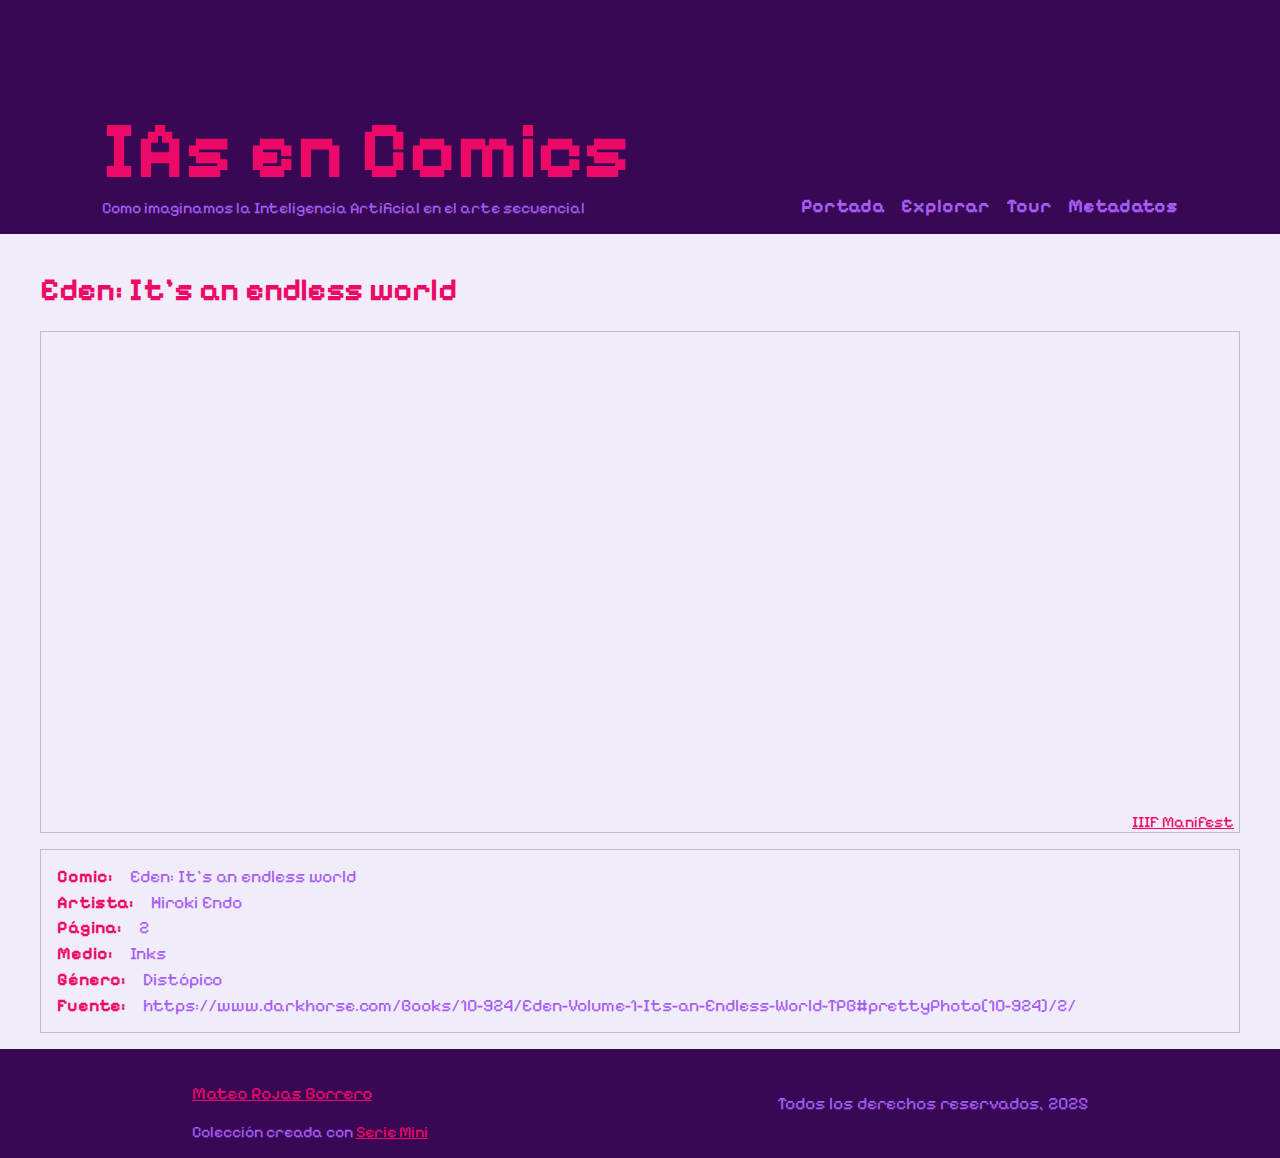
<file: docs/pages/CR3.html>
<!doctype html>
<html lang="en">
	<head>
		<meta charset="utf-8" />
		<link rel="icon" href="../favicon.png" />
		<meta name="viewport" content="width=device-width, initial-scale=1" />
		
		<link href="../_app/immutable/assets/0.Dvhq0i2H.css" rel="stylesheet">
		<link href="../_app/immutable/assets/6.DQo1wnhr.css" rel="stylesheet">
		<link href="../_app/immutable/assets/Footer.Cfpjqbox.css" rel="stylesheet">
		<link rel="modulepreload" href="../_app/immutable/entry/start.DIDop2nn.js">
		<link rel="modulepreload" href="../_app/immutable/chunks/entry.DyClFrrI.js">
		<link rel="modulepreload" href="../_app/immutable/chunks/scheduler.CrsDffe0.js">
		<link rel="modulepreload" href="../_app/immutable/chunks/paths.CQl_Tpfj.js">
		<link rel="modulepreload" href="../_app/immutable/entry/app.D5oGETJ0.js">
		<link rel="modulepreload" href="../_app/immutable/chunks/preload-helper.D6kgxu3v.js">
		<link rel="modulepreload" href="../_app/immutable/chunks/index.DSWBlzAv.js">
		<link rel="modulepreload" href="../_app/immutable/nodes/0.DJgZXBPo.js">
		<link rel="modulepreload" href="../_app/immutable/nodes/6.DjVQLzBA.js">
		<link rel="modulepreload" href="../_app/immutable/chunks/metadata.C2rmlnKv.js">
		<link rel="modulepreload" href="../_app/immutable/chunks/Page.B2_XBAUl.js">
		<link rel="modulepreload" href="../_app/immutable/chunks/Footer.BJjXtdu5.js">
		<link rel="modulepreload" href="../_app/immutable/chunks/helpers.C8goa5Ji.js"><title>Eden: It's an endless world - IAs en Comics</title><!-- HEAD_svelte-cqbxww_START --><style data-svelte-h="svelte-1i2kge9">@import url('https://fonts.googleapis.com/css2?family=Pixelify+Sans:wght@400..700&display=swap');</style><!-- HEAD_svelte-cqbxww_END --><!-- HEAD_svelte-1dkgvkw_START --><!-- HEAD_svelte-1dkgvkw_END -->
	</head>
	<body data-sveltekit-preload-data="hover">
		<div style="display: contents">    <section class="general"><header class="main-header svelte-uloeko" style="background-image: none;"><div><h1 class="main-title svelte-uloeko" id="main-title"><a href=".." class="svelte-uloeko">IAs en Comics</a></h1> <span class="main-subtitle">Como imaginamos la Inteligencia Artificial en el arte secuencial</span></div> <nav><ul class="menu-list no-select svelte-16pfn33"><li class="svelte-16pfn33"><a class="silent-link" href="..">Portada</a></li> <li class="svelte-16pfn33"><a class="silent-link" href="../pages#main-title">Explorar</a></li> <li class="svelte-16pfn33"><a class="silent-link" href="../tour#main-title">Tour</a></li> <li class="svelte-16pfn33"><a class="silent-link" href="../metadata#main-title">Metadatos</a></li></ul> </nav> </header> <section class="content-slot svelte-j23o33"><h1>Eden: It's an endless world</h1> <div class="viewer-container svelte-1wx3wfr"><div id="osd-container-m90hqtbu0s9ykcwmwc2g" class="osd-container svelte-1wx3wfr"></div> <div class="manifest-link svelte-1wx3wfr"><a href="https://mateomemate.github.io/IAincomics/iiif/CR3/manifest/manifest.json" target="_blank">IIIF Manifest</a></div> </div> <div class="metadata-card svelte-18ajzuo"><ul class="svelte-18ajzuo"><li class="metadata-item svelte-18ajzuo"><span class="metadata-key svelte-18ajzuo">Comic:</span><span>Eden: It's an endless world</span></li><li class="metadata-item svelte-18ajzuo"><span class="metadata-key svelte-18ajzuo">Artista:</span><span>Hiroki Endo</span></li><li class="metadata-item svelte-18ajzuo"><span class="metadata-key svelte-18ajzuo">Página:</span><span>2</span></li><li class="metadata-item svelte-18ajzuo"><span class="metadata-key svelte-18ajzuo">Medio:</span><span>Inks</span></li><li class="metadata-item svelte-18ajzuo"><span class="metadata-key svelte-18ajzuo">Género:</span><span>Distópico</span></li><li class="metadata-item svelte-18ajzuo"><span class="metadata-key svelte-18ajzuo">Fuente:</span><span>https://www.darkhorse.com/Books/10-924/Eden-Volume-1-Its-an-Endless-World-TPB#prettyPhoto[10-924]/2/</span></li></ul> </div> </section> <footer class="main-footer svelte-qump35"><div><a href="../credits"><p>Mateo Rojas Borrero</p></a> <span data-svelte-h="svelte-1smeedi">Colección creada con <a href="https://github.com/srsergiorodriguez/serie-mini" target="_blank">Serie Mini</a></span></div> <div><p class="main-title no-select">Todos los derechos reservados, 2025</p> <div class="logos-container svelte-qump35"></div></div> </footer></section> 
			
			<script>
				{
					__sveltekit_rzkpmg = {
						base: new URL("..", location).pathname.slice(0, -1),
						assets: "/IAincomics"
					};

					const element = document.currentScript.parentElement;

					const data = [null,null];

					Promise.all([
						import("../_app/immutable/entry/start.DIDop2nn.js"),
						import("../_app/immutable/entry/app.D5oGETJ0.js")
					]).then(([kit, app]) => {
						kit.start(app, element, {
							node_ids: [0, 6],
							data,
							form: null,
							error: null
						});
					});
				}
			</script>
		</div>
	</body>
</html>
</file>
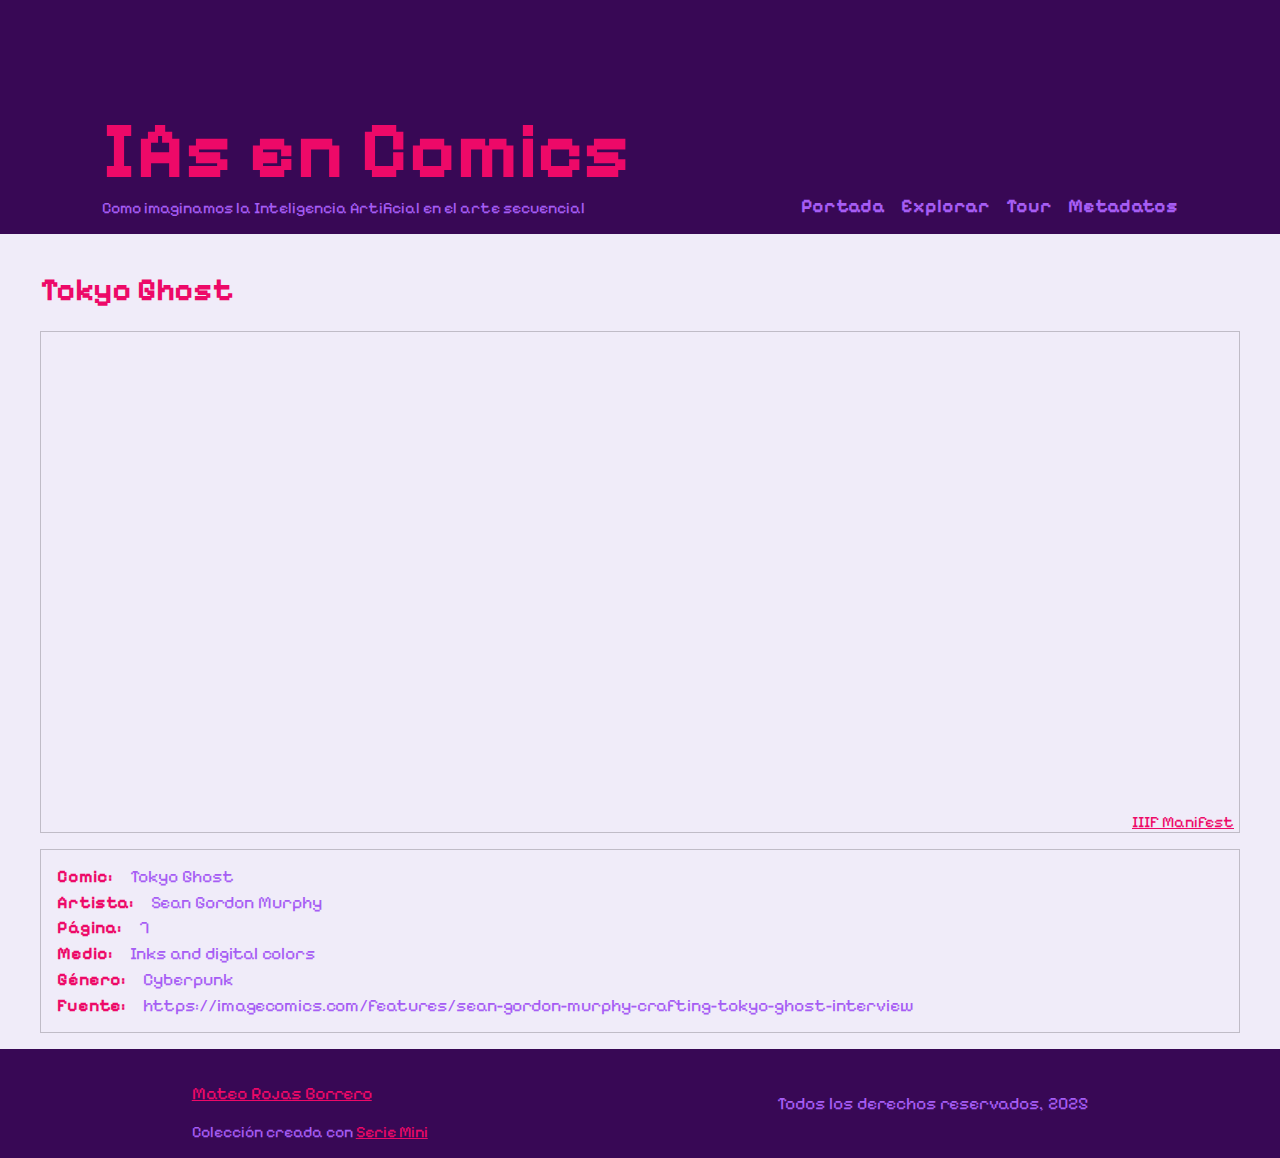
<file: docs/pages/CR4.html>
<!doctype html>
<html lang="en">
	<head>
		<meta charset="utf-8" />
		<link rel="icon" href="../favicon.png" />
		<meta name="viewport" content="width=device-width, initial-scale=1" />
		
		<link href="../_app/immutable/assets/0.Dvhq0i2H.css" rel="stylesheet">
		<link href="../_app/immutable/assets/6.DQo1wnhr.css" rel="stylesheet">
		<link href="../_app/immutable/assets/Footer.Cfpjqbox.css" rel="stylesheet">
		<link rel="modulepreload" href="../_app/immutable/entry/start.DIDop2nn.js">
		<link rel="modulepreload" href="../_app/immutable/chunks/entry.DyClFrrI.js">
		<link rel="modulepreload" href="../_app/immutable/chunks/scheduler.CrsDffe0.js">
		<link rel="modulepreload" href="../_app/immutable/chunks/paths.CQl_Tpfj.js">
		<link rel="modulepreload" href="../_app/immutable/entry/app.D5oGETJ0.js">
		<link rel="modulepreload" href="../_app/immutable/chunks/preload-helper.D6kgxu3v.js">
		<link rel="modulepreload" href="../_app/immutable/chunks/index.DSWBlzAv.js">
		<link rel="modulepreload" href="../_app/immutable/nodes/0.DJgZXBPo.js">
		<link rel="modulepreload" href="../_app/immutable/nodes/6.DjVQLzBA.js">
		<link rel="modulepreload" href="../_app/immutable/chunks/metadata.C2rmlnKv.js">
		<link rel="modulepreload" href="../_app/immutable/chunks/Page.B2_XBAUl.js">
		<link rel="modulepreload" href="../_app/immutable/chunks/Footer.BJjXtdu5.js">
		<link rel="modulepreload" href="../_app/immutable/chunks/helpers.C8goa5Ji.js"><title>Tokyo Ghost - IAs en Comics</title><!-- HEAD_svelte-cqbxww_START --><style data-svelte-h="svelte-1i2kge9">@import url('https://fonts.googleapis.com/css2?family=Pixelify+Sans:wght@400..700&display=swap');</style><!-- HEAD_svelte-cqbxww_END --><!-- HEAD_svelte-1dkgvkw_START --><!-- HEAD_svelte-1dkgvkw_END -->
	</head>
	<body data-sveltekit-preload-data="hover">
		<div style="display: contents">    <section class="general"><header class="main-header svelte-uloeko" style="background-image: none;"><div><h1 class="main-title svelte-uloeko" id="main-title"><a href=".." class="svelte-uloeko">IAs en Comics</a></h1> <span class="main-subtitle">Como imaginamos la Inteligencia Artificial en el arte secuencial</span></div> <nav><ul class="menu-list no-select svelte-16pfn33"><li class="svelte-16pfn33"><a class="silent-link" href="..">Portada</a></li> <li class="svelte-16pfn33"><a class="silent-link" href="../pages#main-title">Explorar</a></li> <li class="svelte-16pfn33"><a class="silent-link" href="../tour#main-title">Tour</a></li> <li class="svelte-16pfn33"><a class="silent-link" href="../metadata#main-title">Metadatos</a></li></ul> </nav> </header> <section class="content-slot svelte-j23o33"><h1>Tokyo Ghost</h1> <div class="viewer-container svelte-1wx3wfr"><div id="osd-container-m90hqtc41s6icarj3ln" class="osd-container svelte-1wx3wfr"></div> <div class="manifest-link svelte-1wx3wfr"><a href="https://mateomemate.github.io/IAincomics/iiif/CR4/manifest/manifest.json" target="_blank">IIIF Manifest</a></div> </div> <div class="metadata-card svelte-18ajzuo"><ul class="svelte-18ajzuo"><li class="metadata-item svelte-18ajzuo"><span class="metadata-key svelte-18ajzuo">Comic:</span><span>Tokyo Ghost</span></li><li class="metadata-item svelte-18ajzuo"><span class="metadata-key svelte-18ajzuo">Artista:</span><span>Sean Gordon Murphy</span></li><li class="metadata-item svelte-18ajzuo"><span class="metadata-key svelte-18ajzuo">Página:</span><span>7</span></li><li class="metadata-item svelte-18ajzuo"><span class="metadata-key svelte-18ajzuo">Medio:</span><span>Inks and digital colors</span></li><li class="metadata-item svelte-18ajzuo"><span class="metadata-key svelte-18ajzuo">Género:</span><span>Cyberpunk</span></li><li class="metadata-item svelte-18ajzuo"><span class="metadata-key svelte-18ajzuo">Fuente:</span><span>https://imagecomics.com/features/sean-gordon-murphy-crafting-tokyo-ghost-interview</span></li></ul> </div> </section> <footer class="main-footer svelte-qump35"><div><a href="../credits"><p>Mateo Rojas Borrero</p></a> <span data-svelte-h="svelte-1smeedi">Colección creada con <a href="https://github.com/srsergiorodriguez/serie-mini" target="_blank">Serie Mini</a></span></div> <div><p class="main-title no-select">Todos los derechos reservados, 2025</p> <div class="logos-container svelte-qump35"></div></div> </footer></section> 
			
			<script>
				{
					__sveltekit_rzkpmg = {
						base: new URL("..", location).pathname.slice(0, -1),
						assets: "/IAincomics"
					};

					const element = document.currentScript.parentElement;

					const data = [null,null];

					Promise.all([
						import("../_app/immutable/entry/start.DIDop2nn.js"),
						import("../_app/immutable/entry/app.D5oGETJ0.js")
					]).then(([kit, app]) => {
						kit.start(app, element, {
							node_ids: [0, 6],
							data,
							form: null,
							error: null
						});
					});
				}
			</script>
		</div>
	</body>
</html>
</file>
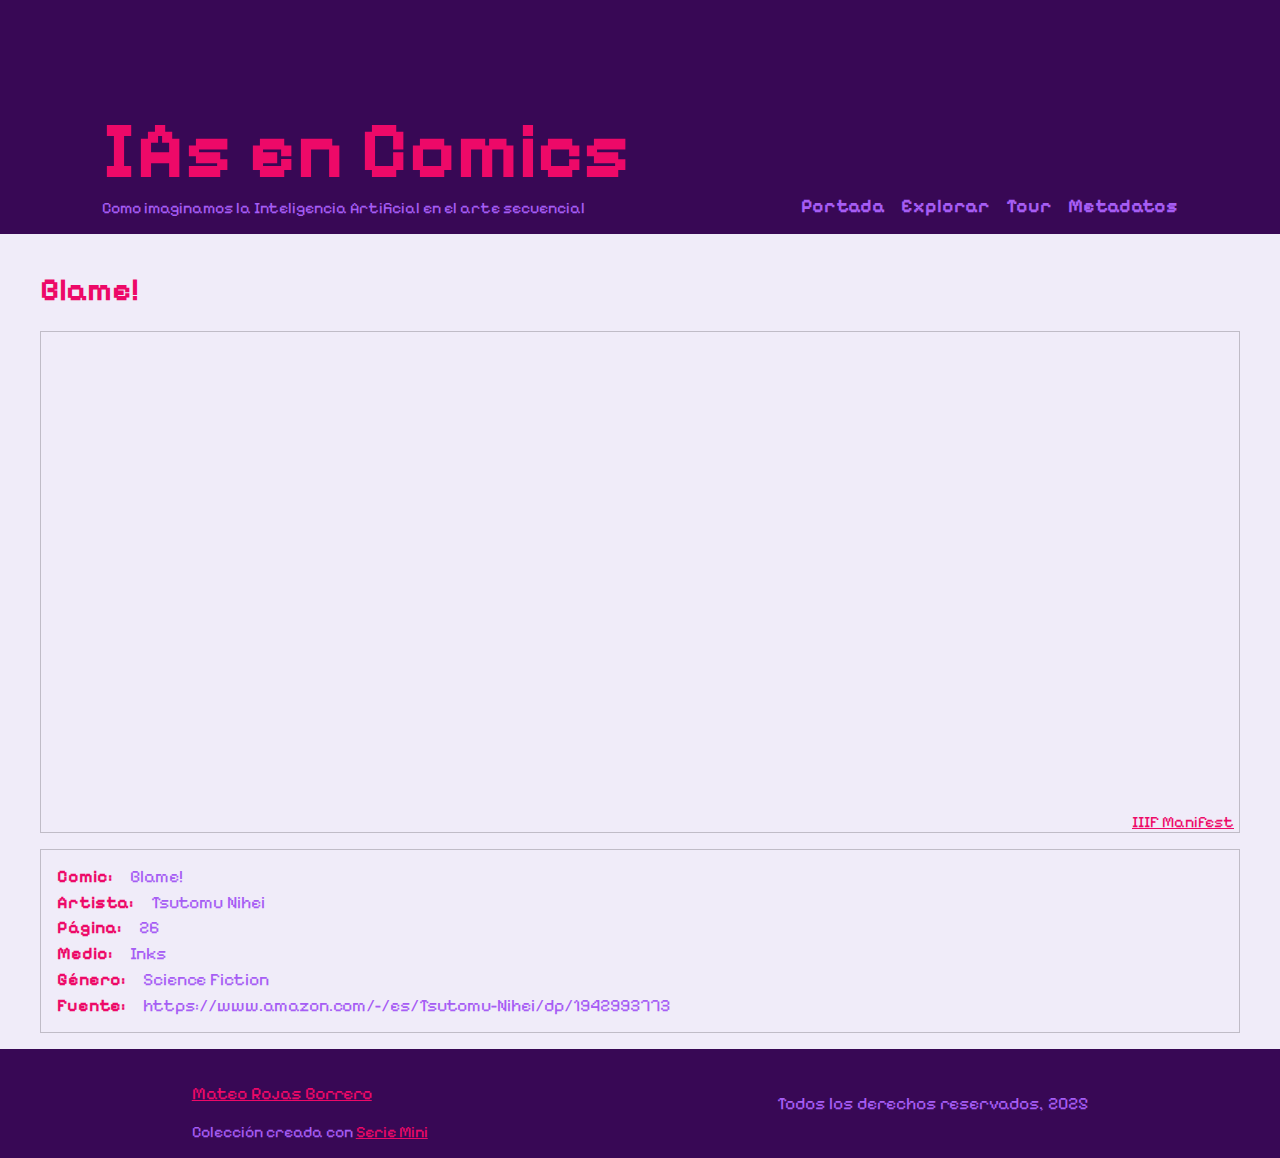
<file: docs/pages/CR5.html>
<!doctype html>
<html lang="en">
	<head>
		<meta charset="utf-8" />
		<link rel="icon" href="../favicon.png" />
		<meta name="viewport" content="width=device-width, initial-scale=1" />
		
		<link href="../_app/immutable/assets/0.Dvhq0i2H.css" rel="stylesheet">
		<link href="../_app/immutable/assets/6.DQo1wnhr.css" rel="stylesheet">
		<link href="../_app/immutable/assets/Footer.Cfpjqbox.css" rel="stylesheet">
		<link rel="modulepreload" href="../_app/immutable/entry/start.DIDop2nn.js">
		<link rel="modulepreload" href="../_app/immutable/chunks/entry.DyClFrrI.js">
		<link rel="modulepreload" href="../_app/immutable/chunks/scheduler.CrsDffe0.js">
		<link rel="modulepreload" href="../_app/immutable/chunks/paths.CQl_Tpfj.js">
		<link rel="modulepreload" href="../_app/immutable/entry/app.D5oGETJ0.js">
		<link rel="modulepreload" href="../_app/immutable/chunks/preload-helper.D6kgxu3v.js">
		<link rel="modulepreload" href="../_app/immutable/chunks/index.DSWBlzAv.js">
		<link rel="modulepreload" href="../_app/immutable/nodes/0.DJgZXBPo.js">
		<link rel="modulepreload" href="../_app/immutable/nodes/6.DjVQLzBA.js">
		<link rel="modulepreload" href="../_app/immutable/chunks/metadata.C2rmlnKv.js">
		<link rel="modulepreload" href="../_app/immutable/chunks/Page.B2_XBAUl.js">
		<link rel="modulepreload" href="../_app/immutable/chunks/Footer.BJjXtdu5.js">
		<link rel="modulepreload" href="../_app/immutable/chunks/helpers.C8goa5Ji.js"><title>Blame! - IAs en Comics</title><!-- HEAD_svelte-cqbxww_START --><style data-svelte-h="svelte-1i2kge9">@import url('https://fonts.googleapis.com/css2?family=Pixelify+Sans:wght@400..700&display=swap');</style><!-- HEAD_svelte-cqbxww_END --><!-- HEAD_svelte-1dkgvkw_START --><!-- HEAD_svelte-1dkgvkw_END -->
	</head>
	<body data-sveltekit-preload-data="hover">
		<div style="display: contents">    <section class="general"><header class="main-header svelte-uloeko" style="background-image: none;"><div><h1 class="main-title svelte-uloeko" id="main-title"><a href=".." class="svelte-uloeko">IAs en Comics</a></h1> <span class="main-subtitle">Como imaginamos la Inteligencia Artificial en el arte secuencial</span></div> <nav><ul class="menu-list no-select svelte-16pfn33"><li class="svelte-16pfn33"><a class="silent-link" href="..">Portada</a></li> <li class="svelte-16pfn33"><a class="silent-link" href="../pages#main-title">Explorar</a></li> <li class="svelte-16pfn33"><a class="silent-link" href="../tour#main-title">Tour</a></li> <li class="svelte-16pfn33"><a class="silent-link" href="../metadata#main-title">Metadatos</a></li></ul> </nav> </header> <section class="content-slot svelte-j23o33"><h1>Blame!</h1> <div class="viewer-container svelte-1wx3wfr"><div id="osd-container-m90hqtbsrkz5qpld07f" class="osd-container svelte-1wx3wfr"></div> <div class="manifest-link svelte-1wx3wfr"><a href="https://mateomemate.github.io/IAincomics/iiif/CR5/manifest/manifest.json" target="_blank">IIIF Manifest</a></div> </div> <div class="metadata-card svelte-18ajzuo"><ul class="svelte-18ajzuo"><li class="metadata-item svelte-18ajzuo"><span class="metadata-key svelte-18ajzuo">Comic:</span><span>Blame!</span></li><li class="metadata-item svelte-18ajzuo"><span class="metadata-key svelte-18ajzuo">Artista:</span><span>Tsutomu Nihei</span></li><li class="metadata-item svelte-18ajzuo"><span class="metadata-key svelte-18ajzuo">Página:</span><span>26</span></li><li class="metadata-item svelte-18ajzuo"><span class="metadata-key svelte-18ajzuo">Medio:</span><span>Inks</span></li><li class="metadata-item svelte-18ajzuo"><span class="metadata-key svelte-18ajzuo">Género:</span><span>Science Fiction</span></li><li class="metadata-item svelte-18ajzuo"><span class="metadata-key svelte-18ajzuo">Fuente:</span><span>https://www.amazon.com/-/es/Tsutomu-Nihei/dp/1942993773</span></li></ul> </div> </section> <footer class="main-footer svelte-qump35"><div><a href="../credits"><p>Mateo Rojas Borrero</p></a> <span data-svelte-h="svelte-1smeedi">Colección creada con <a href="https://github.com/srsergiorodriguez/serie-mini" target="_blank">Serie Mini</a></span></div> <div><p class="main-title no-select">Todos los derechos reservados, 2025</p> <div class="logos-container svelte-qump35"></div></div> </footer></section> 
			
			<script>
				{
					__sveltekit_rzkpmg = {
						base: new URL("..", location).pathname.slice(0, -1),
						assets: "/IAincomics"
					};

					const element = document.currentScript.parentElement;

					const data = [null,null];

					Promise.all([
						import("../_app/immutable/entry/start.DIDop2nn.js"),
						import("../_app/immutable/entry/app.D5oGETJ0.js")
					]).then(([kit, app]) => {
						kit.start(app, element, {
							node_ids: [0, 6],
							data,
							form: null,
							error: null
						});
					});
				}
			</script>
		</div>
	</body>
</html>
</file>
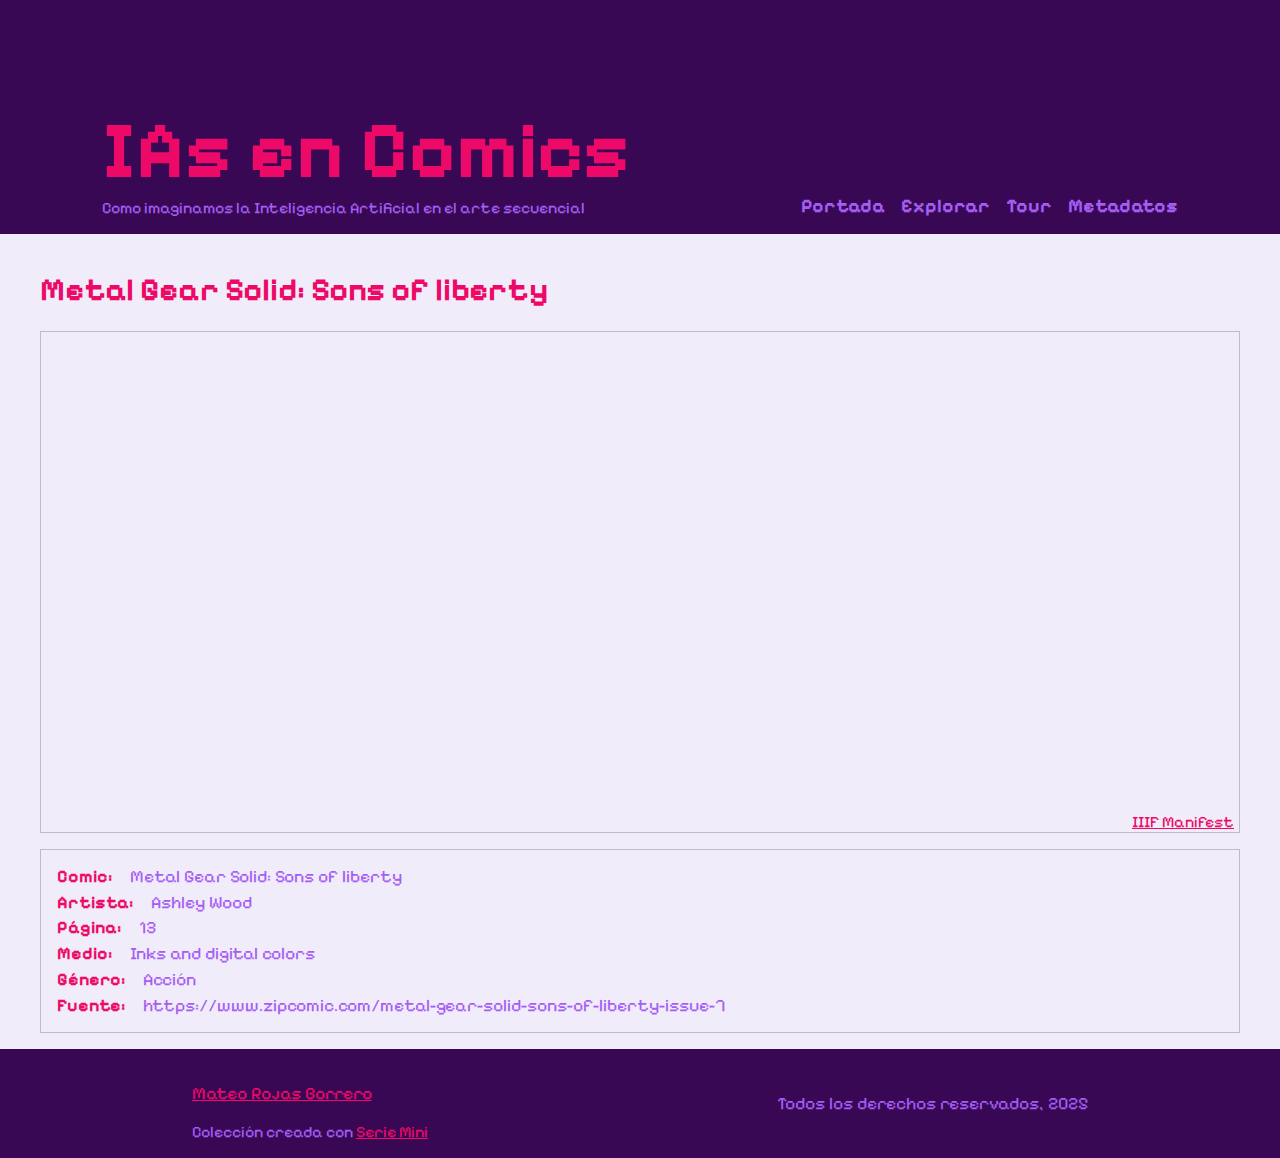
<file: docs/pages/CR6.html>
<!doctype html>
<html lang="en">
	<head>
		<meta charset="utf-8" />
		<link rel="icon" href="../favicon.png" />
		<meta name="viewport" content="width=device-width, initial-scale=1" />
		
		<link href="../_app/immutable/assets/0.Dvhq0i2H.css" rel="stylesheet">
		<link href="../_app/immutable/assets/6.DQo1wnhr.css" rel="stylesheet">
		<link href="../_app/immutable/assets/Footer.Cfpjqbox.css" rel="stylesheet">
		<link rel="modulepreload" href="../_app/immutable/entry/start.DIDop2nn.js">
		<link rel="modulepreload" href="../_app/immutable/chunks/entry.DyClFrrI.js">
		<link rel="modulepreload" href="../_app/immutable/chunks/scheduler.CrsDffe0.js">
		<link rel="modulepreload" href="../_app/immutable/chunks/paths.CQl_Tpfj.js">
		<link rel="modulepreload" href="../_app/immutable/entry/app.D5oGETJ0.js">
		<link rel="modulepreload" href="../_app/immutable/chunks/preload-helper.D6kgxu3v.js">
		<link rel="modulepreload" href="../_app/immutable/chunks/index.DSWBlzAv.js">
		<link rel="modulepreload" href="../_app/immutable/nodes/0.DJgZXBPo.js">
		<link rel="modulepreload" href="../_app/immutable/nodes/6.DjVQLzBA.js">
		<link rel="modulepreload" href="../_app/immutable/chunks/metadata.C2rmlnKv.js">
		<link rel="modulepreload" href="../_app/immutable/chunks/Page.B2_XBAUl.js">
		<link rel="modulepreload" href="../_app/immutable/chunks/Footer.BJjXtdu5.js">
		<link rel="modulepreload" href="../_app/immutable/chunks/helpers.C8goa5Ji.js"><title>Metal Gear Solid: Sons of liberty - IAs en Comics</title><!-- HEAD_svelte-cqbxww_START --><style data-svelte-h="svelte-1i2kge9">@import url('https://fonts.googleapis.com/css2?family=Pixelify+Sans:wght@400..700&display=swap');</style><!-- HEAD_svelte-cqbxww_END --><!-- HEAD_svelte-1dkgvkw_START --><!-- HEAD_svelte-1dkgvkw_END -->
	</head>
	<body data-sveltekit-preload-data="hover">
		<div style="display: contents">    <section class="general"><header class="main-header svelte-uloeko" style="background-image: none;"><div><h1 class="main-title svelte-uloeko" id="main-title"><a href=".." class="svelte-uloeko">IAs en Comics</a></h1> <span class="main-subtitle">Como imaginamos la Inteligencia Artificial en el arte secuencial</span></div> <nav><ul class="menu-list no-select svelte-16pfn33"><li class="svelte-16pfn33"><a class="silent-link" href="..">Portada</a></li> <li class="svelte-16pfn33"><a class="silent-link" href="../pages#main-title">Explorar</a></li> <li class="svelte-16pfn33"><a class="silent-link" href="../tour#main-title">Tour</a></li> <li class="svelte-16pfn33"><a class="silent-link" href="../metadata#main-title">Metadatos</a></li></ul> </nav> </header> <section class="content-slot svelte-j23o33"><h1>Metal Gear Solid: Sons of liberty</h1> <div class="viewer-container svelte-1wx3wfr"><div id="osd-container-m90hqtbwmga0yghxu9" class="osd-container svelte-1wx3wfr"></div> <div class="manifest-link svelte-1wx3wfr"><a href="https://mateomemate.github.io/IAincomics/iiif/CR6/manifest/manifest.json" target="_blank">IIIF Manifest</a></div> </div> <div class="metadata-card svelte-18ajzuo"><ul class="svelte-18ajzuo"><li class="metadata-item svelte-18ajzuo"><span class="metadata-key svelte-18ajzuo">Comic:</span><span>Metal Gear Solid: Sons of liberty</span></li><li class="metadata-item svelte-18ajzuo"><span class="metadata-key svelte-18ajzuo">Artista:</span><span>Ashley Wood</span></li><li class="metadata-item svelte-18ajzuo"><span class="metadata-key svelte-18ajzuo">Página:</span><span>13</span></li><li class="metadata-item svelte-18ajzuo"><span class="metadata-key svelte-18ajzuo">Medio:</span><span>Inks and digital colors</span></li><li class="metadata-item svelte-18ajzuo"><span class="metadata-key svelte-18ajzuo">Género:</span><span>Acción</span></li><li class="metadata-item svelte-18ajzuo"><span class="metadata-key svelte-18ajzuo">Fuente:</span><span>https://www.zipcomic.com/metal-gear-solid-sons-of-liberty-issue-7</span></li></ul> </div> </section> <footer class="main-footer svelte-qump35"><div><a href="../credits"><p>Mateo Rojas Borrero</p></a> <span data-svelte-h="svelte-1smeedi">Colección creada con <a href="https://github.com/srsergiorodriguez/serie-mini" target="_blank">Serie Mini</a></span></div> <div><p class="main-title no-select">Todos los derechos reservados, 2025</p> <div class="logos-container svelte-qump35"></div></div> </footer></section> 
			
			<script>
				{
					__sveltekit_rzkpmg = {
						base: new URL("..", location).pathname.slice(0, -1),
						assets: "/IAincomics"
					};

					const element = document.currentScript.parentElement;

					const data = [null,null];

					Promise.all([
						import("../_app/immutable/entry/start.DIDop2nn.js"),
						import("../_app/immutable/entry/app.D5oGETJ0.js")
					]).then(([kit, app]) => {
						kit.start(app, element, {
							node_ids: [0, 6],
							data,
							form: null,
							error: null
						});
					});
				}
			</script>
		</div>
	</body>
</html>
</file>
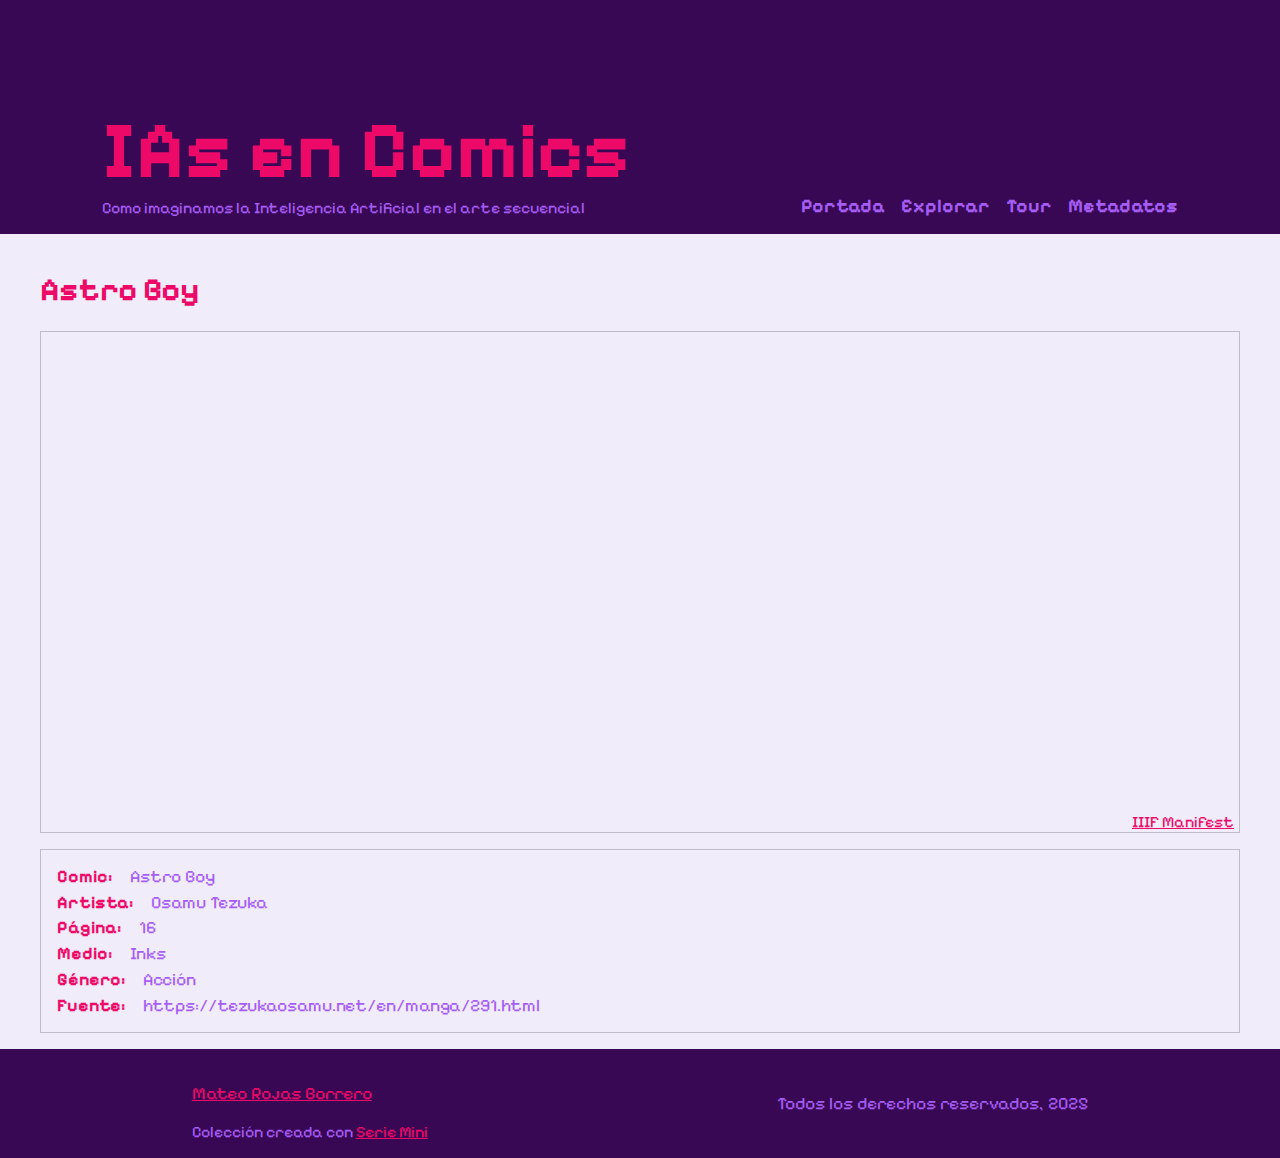
<file: docs/pages/CR7.html>
<!doctype html>
<html lang="en">
	<head>
		<meta charset="utf-8" />
		<link rel="icon" href="../favicon.png" />
		<meta name="viewport" content="width=device-width, initial-scale=1" />
		
		<link href="../_app/immutable/assets/0.Dvhq0i2H.css" rel="stylesheet">
		<link href="../_app/immutable/assets/6.DQo1wnhr.css" rel="stylesheet">
		<link href="../_app/immutable/assets/Footer.Cfpjqbox.css" rel="stylesheet">
		<link rel="modulepreload" href="../_app/immutable/entry/start.DIDop2nn.js">
		<link rel="modulepreload" href="../_app/immutable/chunks/entry.DyClFrrI.js">
		<link rel="modulepreload" href="../_app/immutable/chunks/scheduler.CrsDffe0.js">
		<link rel="modulepreload" href="../_app/immutable/chunks/paths.CQl_Tpfj.js">
		<link rel="modulepreload" href="../_app/immutable/entry/app.D5oGETJ0.js">
		<link rel="modulepreload" href="../_app/immutable/chunks/preload-helper.D6kgxu3v.js">
		<link rel="modulepreload" href="../_app/immutable/chunks/index.DSWBlzAv.js">
		<link rel="modulepreload" href="../_app/immutable/nodes/0.DJgZXBPo.js">
		<link rel="modulepreload" href="../_app/immutable/nodes/6.DjVQLzBA.js">
		<link rel="modulepreload" href="../_app/immutable/chunks/metadata.C2rmlnKv.js">
		<link rel="modulepreload" href="../_app/immutable/chunks/Page.B2_XBAUl.js">
		<link rel="modulepreload" href="../_app/immutable/chunks/Footer.BJjXtdu5.js">
		<link rel="modulepreload" href="../_app/immutable/chunks/helpers.C8goa5Ji.js"><title>Astro Boy - IAs en Comics</title><!-- HEAD_svelte-cqbxww_START --><style data-svelte-h="svelte-1i2kge9">@import url('https://fonts.googleapis.com/css2?family=Pixelify+Sans:wght@400..700&display=swap');</style><!-- HEAD_svelte-cqbxww_END --><!-- HEAD_svelte-1dkgvkw_START --><!-- HEAD_svelte-1dkgvkw_END -->
	</head>
	<body data-sveltekit-preload-data="hover">
		<div style="display: contents">    <section class="general"><header class="main-header svelte-uloeko" style="background-image: none;"><div><h1 class="main-title svelte-uloeko" id="main-title"><a href=".." class="svelte-uloeko">IAs en Comics</a></h1> <span class="main-subtitle">Como imaginamos la Inteligencia Artificial en el arte secuencial</span></div> <nav><ul class="menu-list no-select svelte-16pfn33"><li class="svelte-16pfn33"><a class="silent-link" href="..">Portada</a></li> <li class="svelte-16pfn33"><a class="silent-link" href="../pages#main-title">Explorar</a></li> <li class="svelte-16pfn33"><a class="silent-link" href="../tour#main-title">Tour</a></li> <li class="svelte-16pfn33"><a class="silent-link" href="../metadata#main-title">Metadatos</a></li></ul> </nav> </header> <section class="content-slot svelte-j23o33"><h1>Astro Boy</h1> <div class="viewer-container svelte-1wx3wfr"><div id="osd-container-m90hqtbqwom4fh1djm" class="osd-container svelte-1wx3wfr"></div> <div class="manifest-link svelte-1wx3wfr"><a href="https://mateomemate.github.io/IAincomics/iiif/CR7/manifest/manifest.json" target="_blank">IIIF Manifest</a></div> </div> <div class="metadata-card svelte-18ajzuo"><ul class="svelte-18ajzuo"><li class="metadata-item svelte-18ajzuo"><span class="metadata-key svelte-18ajzuo">Comic:</span><span>Astro Boy</span></li><li class="metadata-item svelte-18ajzuo"><span class="metadata-key svelte-18ajzuo">Artista:</span><span>Osamu Tezuka</span></li><li class="metadata-item svelte-18ajzuo"><span class="metadata-key svelte-18ajzuo">Página:</span><span>16</span></li><li class="metadata-item svelte-18ajzuo"><span class="metadata-key svelte-18ajzuo">Medio:</span><span>Inks</span></li><li class="metadata-item svelte-18ajzuo"><span class="metadata-key svelte-18ajzuo">Género:</span><span>Acción</span></li><li class="metadata-item svelte-18ajzuo"><span class="metadata-key svelte-18ajzuo">Fuente:</span><span>https://tezukaosamu.net/en/manga/291.html</span></li></ul> </div> </section> <footer class="main-footer svelte-qump35"><div><a href="../credits"><p>Mateo Rojas Borrero</p></a> <span data-svelte-h="svelte-1smeedi">Colección creada con <a href="https://github.com/srsergiorodriguez/serie-mini" target="_blank">Serie Mini</a></span></div> <div><p class="main-title no-select">Todos los derechos reservados, 2025</p> <div class="logos-container svelte-qump35"></div></div> </footer></section> 
			
			<script>
				{
					__sveltekit_rzkpmg = {
						base: new URL("..", location).pathname.slice(0, -1),
						assets: "/IAincomics"
					};

					const element = document.currentScript.parentElement;

					const data = [null,null];

					Promise.all([
						import("../_app/immutable/entry/start.DIDop2nn.js"),
						import("../_app/immutable/entry/app.D5oGETJ0.js")
					]).then(([kit, app]) => {
						kit.start(app, element, {
							node_ids: [0, 6],
							data,
							form: null,
							error: null
						});
					});
				}
			</script>
		</div>
	</body>
</html>
</file>
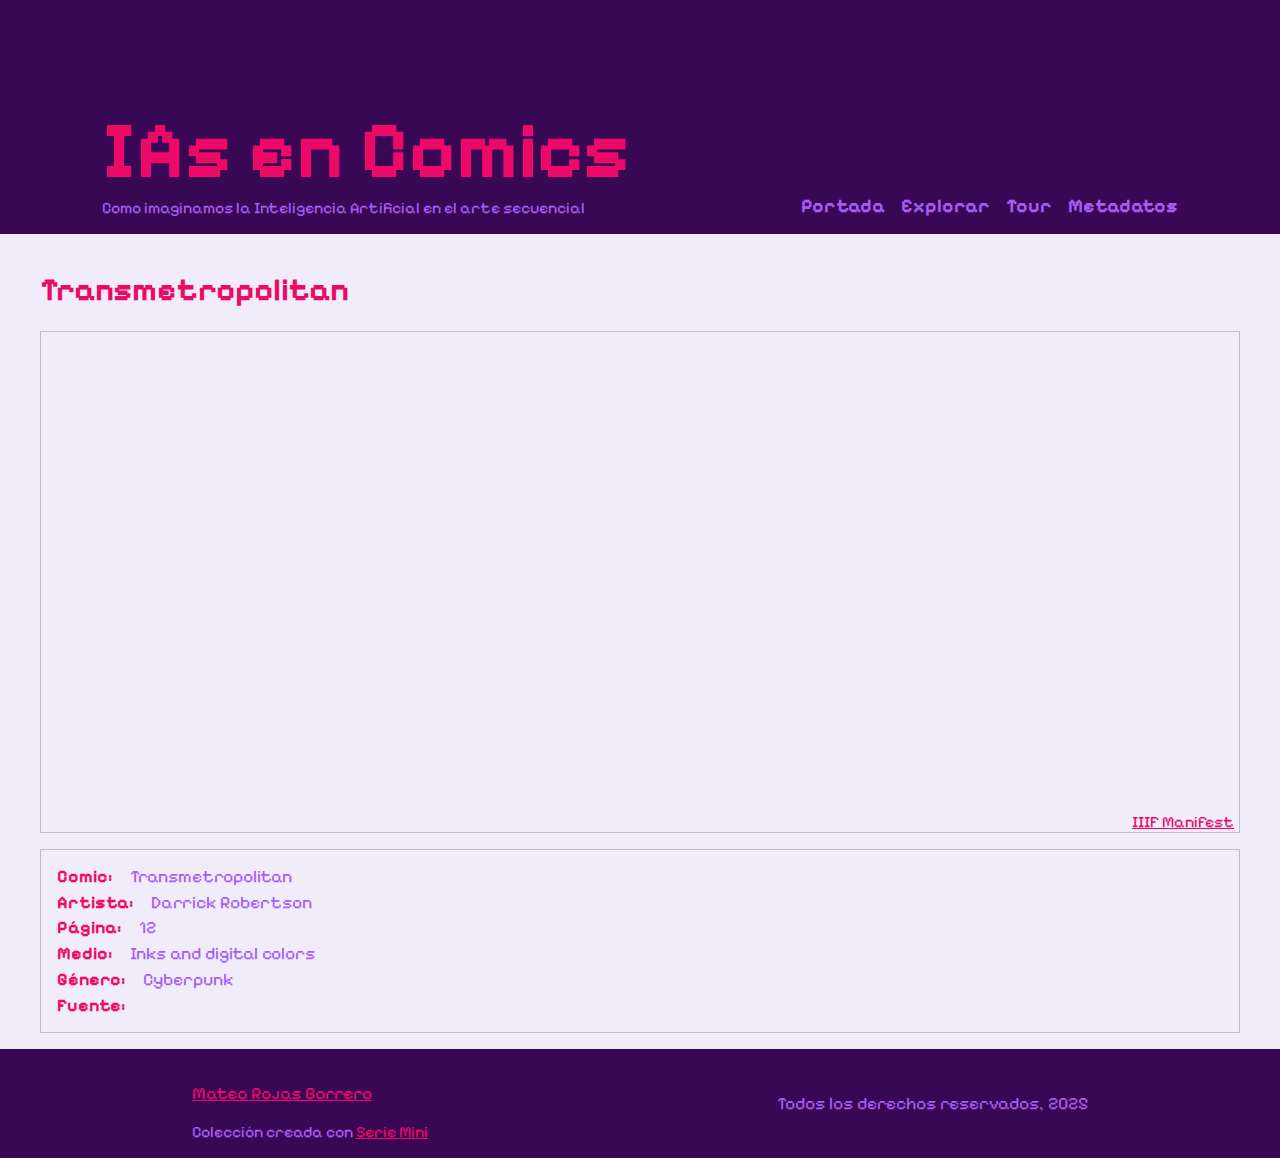
<file: docs/pages/CR8.html>
<!doctype html>
<html lang="en">
	<head>
		<meta charset="utf-8" />
		<link rel="icon" href="../favicon.png" />
		<meta name="viewport" content="width=device-width, initial-scale=1" />
		
		<link href="../_app/immutable/assets/0.Dvhq0i2H.css" rel="stylesheet">
		<link href="../_app/immutable/assets/6.DQo1wnhr.css" rel="stylesheet">
		<link href="../_app/immutable/assets/Footer.Cfpjqbox.css" rel="stylesheet">
		<link rel="modulepreload" href="../_app/immutable/entry/start.DIDop2nn.js">
		<link rel="modulepreload" href="../_app/immutable/chunks/entry.DyClFrrI.js">
		<link rel="modulepreload" href="../_app/immutable/chunks/scheduler.CrsDffe0.js">
		<link rel="modulepreload" href="../_app/immutable/chunks/paths.CQl_Tpfj.js">
		<link rel="modulepreload" href="../_app/immutable/entry/app.D5oGETJ0.js">
		<link rel="modulepreload" href="../_app/immutable/chunks/preload-helper.D6kgxu3v.js">
		<link rel="modulepreload" href="../_app/immutable/chunks/index.DSWBlzAv.js">
		<link rel="modulepreload" href="../_app/immutable/nodes/0.DJgZXBPo.js">
		<link rel="modulepreload" href="../_app/immutable/nodes/6.DjVQLzBA.js">
		<link rel="modulepreload" href="../_app/immutable/chunks/metadata.C2rmlnKv.js">
		<link rel="modulepreload" href="../_app/immutable/chunks/Page.B2_XBAUl.js">
		<link rel="modulepreload" href="../_app/immutable/chunks/Footer.BJjXtdu5.js">
		<link rel="modulepreload" href="../_app/immutable/chunks/helpers.C8goa5Ji.js"><title>Transmetropolitan - IAs en Comics</title><!-- HEAD_svelte-cqbxww_START --><style data-svelte-h="svelte-1i2kge9">@import url('https://fonts.googleapis.com/css2?family=Pixelify+Sans:wght@400..700&display=swap');</style><!-- HEAD_svelte-cqbxww_END --><!-- HEAD_svelte-1dkgvkw_START --><!-- HEAD_svelte-1dkgvkw_END -->
	</head>
	<body data-sveltekit-preload-data="hover">
		<div style="display: contents">    <section class="general"><header class="main-header svelte-uloeko" style="background-image: none;"><div><h1 class="main-title svelte-uloeko" id="main-title"><a href=".." class="svelte-uloeko">IAs en Comics</a></h1> <span class="main-subtitle">Como imaginamos la Inteligencia Artificial en el arte secuencial</span></div> <nav><ul class="menu-list no-select svelte-16pfn33"><li class="svelte-16pfn33"><a class="silent-link" href="..">Portada</a></li> <li class="svelte-16pfn33"><a class="silent-link" href="../pages#main-title">Explorar</a></li> <li class="svelte-16pfn33"><a class="silent-link" href="../tour#main-title">Tour</a></li> <li class="svelte-16pfn33"><a class="silent-link" href="../metadata#main-title">Metadatos</a></li></ul> </nav> </header> <section class="content-slot svelte-j23o33"><h1>Transmetropolitan</h1> <div class="viewer-container svelte-1wx3wfr"><div id="osd-container-m90hqtc62a0o5m4m2ej" class="osd-container svelte-1wx3wfr"></div> <div class="manifest-link svelte-1wx3wfr"><a href="https://mateomemate.github.io/IAincomics/iiif/CR8/manifest/manifest.json" target="_blank">IIIF Manifest</a></div> </div> <div class="metadata-card svelte-18ajzuo"><ul class="svelte-18ajzuo"><li class="metadata-item svelte-18ajzuo"><span class="metadata-key svelte-18ajzuo">Comic:</span><span>Transmetropolitan</span></li><li class="metadata-item svelte-18ajzuo"><span class="metadata-key svelte-18ajzuo">Artista:</span><span>Darrick Robertson</span></li><li class="metadata-item svelte-18ajzuo"><span class="metadata-key svelte-18ajzuo">Página:</span><span>12</span></li><li class="metadata-item svelte-18ajzuo"><span class="metadata-key svelte-18ajzuo">Medio:</span><span>Inks and digital colors</span></li><li class="metadata-item svelte-18ajzuo"><span class="metadata-key svelte-18ajzuo">Género:</span><span>Cyberpunk</span></li><li class="metadata-item svelte-18ajzuo"><span class="metadata-key svelte-18ajzuo">Fuente:</span><span></span></li></ul> </div> </section> <footer class="main-footer svelte-qump35"><div><a href="../credits"><p>Mateo Rojas Borrero</p></a> <span data-svelte-h="svelte-1smeedi">Colección creada con <a href="https://github.com/srsergiorodriguez/serie-mini" target="_blank">Serie Mini</a></span></div> <div><p class="main-title no-select">Todos los derechos reservados, 2025</p> <div class="logos-container svelte-qump35"></div></div> </footer></section> 
			
			<script>
				{
					__sveltekit_rzkpmg = {
						base: new URL("..", location).pathname.slice(0, -1),
						assets: "/IAincomics"
					};

					const element = document.currentScript.parentElement;

					const data = [null,null];

					Promise.all([
						import("../_app/immutable/entry/start.DIDop2nn.js"),
						import("../_app/immutable/entry/app.D5oGETJ0.js")
					]).then(([kit, app]) => {
						kit.start(app, element, {
							node_ids: [0, 6],
							data,
							form: null,
							error: null
						});
					});
				}
			</script>
		</div>
	</body>
</html>
</file>
<file: docs/_app/immutable/assets/0.Dvhq0i2H.css>
:root{--stroke:rgb(166, 93, 244);--fill:#f0ecf9;--accent1:#380855;--accent2:#ed0968;--mainfont:"Pixelify Sans", sans-serif;--headerfont:"Pixelify Sans", system-ui;font-family:var(--mainfont)}body{padding:0;margin:0;background:var(--fill);color:var(--stroke)}button,select,input{font-family:var(--mainfont)}h1,h2,h3,h4,h5,h6{font-family:var(--headerfont);color:var(--accent2)}h1{font-size:2em}p,li{font-size:1.1em}table{border-collapse:collapse;max-width:100%}a{color:var(--accent2)}.silent-link{text-decoration:none;font-weight:700;color:var(--stroke)}.default-button{padding:.5em;margin:.5em 0;border:solid 1px var(--accent2);color:var(--fill);font-size:1em;background:var(--accent2);cursor:pointer}.default-button:hover{color:var(--accent2);background:var(--fill)}.default-button:active{background:var(--accent1)}th,td{border:1px solid rgba(0,0,0,.2);padding:.5em;text-align:left}.silent-link:hover{color:var(--accent2)}.no-select{-webkit-touch-callout:none;-webkit-user-select:none;-khtml-user-select:none;-moz-user-select:none;-ms-user-select:none;user-select:none}.noevents{pointer-events:none}.reset-button{cursor:pointer;padding:0;margin:0;border:none;background:none}.reset-button:active{filter:invert(1)}.reset-button:hover{filter:invert(.5)}.reset-button img{height:1.2rem}
</file>
<file: docs/_app/immutable/assets/Footer.Cfpjqbox.css>
.menu-list.svelte-16pfn33.svelte-16pfn33{display:flex;gap:1em;justify-content:space-around;padding:0;margin:0}.menu-list.svelte-16pfn33 li.svelte-16pfn33{list-style-type:none;font-size:1.2em}a.svelte-uloeko{text-decoration:none;color:var(--accent2)}.main-title.svelte-uloeko{max-width:600px;font-size:5em;padding:0;margin:0}.main-header.svelte-uloeko{display:flex;padding:1em;justify-content:space-around;align-items:end;background:var(--accent1);border:solid 1px var(--accent1);min-height:200px;flex-direction:row}@media screen and (max-width: 800px){.main-header.svelte-uloeko{flex-direction:column;text-align:center;align-items:center}}.content-slot.svelte-j23o33{padding:1em;max-width:1200px;margin:auto}.main-footer.svelte-qump35.svelte-qump35{display:flex;padding:1em;justify-content:space-around;align-items:center;background:var(--accent1);border:solid 1px var(--accent1);flex-direction:row}@media screen and (max-width: 800px){.main-footer.svelte-qump35.svelte-qump35{flex-direction:column;align-items:start;text-align:left}}.logos-container.svelte-qump35.svelte-qump35{display:flex;gap:.5em}.logo.svelte-qump35.svelte-qump35{max-width:300px}.logo.svelte-qump35 img.svelte-qump35{width:100%}
</file>
<file: docs/_app/immutable/assets/4.CqnkhQU1.css>
.metadata-table-container.svelte-1akrh8d{border-bottom:1px solid rgba(0,0,0,.2);max-height:700px;max-width:100%;overflow:scroll}
</file>
<file: docs/_app/immutable/assets/5.Br3cKwP4.css>
.pager.svelte-17faxe0{font-size:1.2em;padding:.2em 0;display:flex;justify-content:right;align-items:center}.pager-button.svelte-17faxe0{border:none;background:none;cursor:pointer;font-size:1.2em}.pager-button.svelte-17faxe0:hover{color:var(--accent2)}.pager-button.svelte-17faxe0:disabled{color:#d3d3d3}label.svelte-b4fu9l.svelte-b4fu9l{font-size:1.5em}.search-bar-container.svelte-b4fu9l.svelte-b4fu9l{border:solid 1px var(--accent1);padding:1em}.search-bar.svelte-b4fu9l.svelte-b4fu9l{outline:0;width:50%;padding:.2em;margin-top:1em;font-size:2em;border:none;border-bottom:1px solid var(--stroke);background:var(--fill)}.search-bar.svelte-b4fu9l.svelte-b4fu9l:focus{border:none;border-bottom:var(--accent2) 4px solid;outline:0px solid #000}.resultsList-preview.svelte-b4fu9l.svelte-b4fu9l{display:grid;grid-template-columns:1fr 1fr;grid-gap:.5em}.result-preview.svelte-b4fu9l.svelte-b4fu9l{display:flex;gap:1em;align-items:center}.result-thumb.svelte-b4fu9l.svelte-b4fu9l{width:128px}.result-thumb.svelte-b4fu9l img.svelte-b4fu9l{width:100%}.metadata-key.svelte-b4fu9l.svelte-b4fu9l{font-weight:700}.metadata-item.svelte-b4fu9l.svelte-b4fu9l{display:inline;gap:1em;justify-content:left;list-style-type:none;padding:0}.filter-container.svelte-122u8oj{display:flex;flex-direction:row;justify-content:space-between;border:solid 1px var(--accent1);padding:10px;margin-bottom:1em;font-size:1.2em}select.svelte-122u8oj{font-size:.8em}.preview-gallery.svelte-hz1t61.svelte-hz1t61{display:flex;flex-wrap:wrap;justify-content:space-evenly;gap:1.5em}.preview-item.svelte-hz1t61.svelte-hz1t61{display:flex;flex-direction:column;width:256px;text-align:center}.preview-item.svelte-hz1t61 img.svelte-hz1t61{max-width:200px;max-height:200px;object-fit:cover;object-position:100% 0}
</file>
<file: docs/_app/immutable/assets/7.BHWY-Fk2.css>
.preview-item.svelte-iswlra{padding:2em;border:1px solid rgba(0,0,0,.2);max-width:500px;margin:auto}img.svelte-iswlra{width:100%}.items-bar.svelte-22wd18.svelte-22wd18{padding:1em;display:flex;gap:1em;overflow-x:scroll;border:solid 1px var(--accent1)}.work-preview.svelte-22wd18.svelte-22wd18{display:flex;flex-direction:column;max-width:130px;font-size:.8em}.thumb.svelte-22wd18.svelte-22wd18{height:100px;width:130px;object-fit:contain}.thumb.svelte-22wd18 img.svelte-22wd18{height:100%;width:100%;object-fit:cover}.timeline-container.svelte-1rmrcxp{margin:1em;position:relative}.network-container-overlay.svelte-1rmrcxp{position:absolute;top:10px;left:2%}svg.svelte-1rmrcxp{height:100px;cursor:grab}svg.svelte-1rmrcxp:active{cursor:grabbing}.viz-container.svelte-y2v6ki{margin:1em;height:calc(var(--height) * 1px)}svg.svelte-y2v6ki{height:100%}.viz-container.svelte-13z1waq{margin:1em;height:calc(var(--height) * 1px)}svg.svelte-13z1waq{height:100%}.viz-container.svelte-18nu962{margin:1em;position:relative}.network-container-overlay.svelte-18nu962{position:absolute;top:10px;left:2%}svg.svelte-18nu962{height:calc(var(--height) * 1px)}
</file>
<file: docs/_app/immutable/assets/6.DQo1wnhr.css>
.viewer-container.svelte-1wx3wfr{border:1px solid rgba(0,0,0,.2);max-width:100%;height:500px;margin:auto}.manifest-link.svelte-1wx3wfr{position:relative;bottom:20px;right:5px;text-align:right}.osd-container.svelte-1wx3wfr{width:100%;height:100%}.metadata-card.svelte-18ajzuo.svelte-18ajzuo{border:1px solid rgba(0,0,0,.2);max-width:100%;margin:1em auto auto;padding:0 1em}.metadata-card.svelte-18ajzuo ul.svelte-18ajzuo{display:flex;flex-direction:column;gap:.3em;padding:0}.metadata-item.svelte-18ajzuo.svelte-18ajzuo{display:flex;flex-wrap:wrap;gap:1em;justify-content:left;list-style-type:none}.metadata-item.block-item.svelte-18ajzuo.svelte-18ajzuo{gap:.3em;flex-direction:column}.metadata-key.svelte-18ajzuo.svelte-18ajzuo,a.svelte-18ajzuo.svelte-18ajzuo{color:var(--accent2);font-weight:700}.video.svelte-18ajzuo.svelte-18ajzuo{max-width:80%}.image-container.svelte-18ajzuo.svelte-18ajzuo{max-width:80%;max-height:900px}.image-container.svelte-18ajzuo img.svelte-18ajzuo{max-width:100%;max-height:100%}.metadata-item.svelte-18ajzuo iframe.svelte-18ajzuo{max-width:80%;min-height:500px}
</file>
